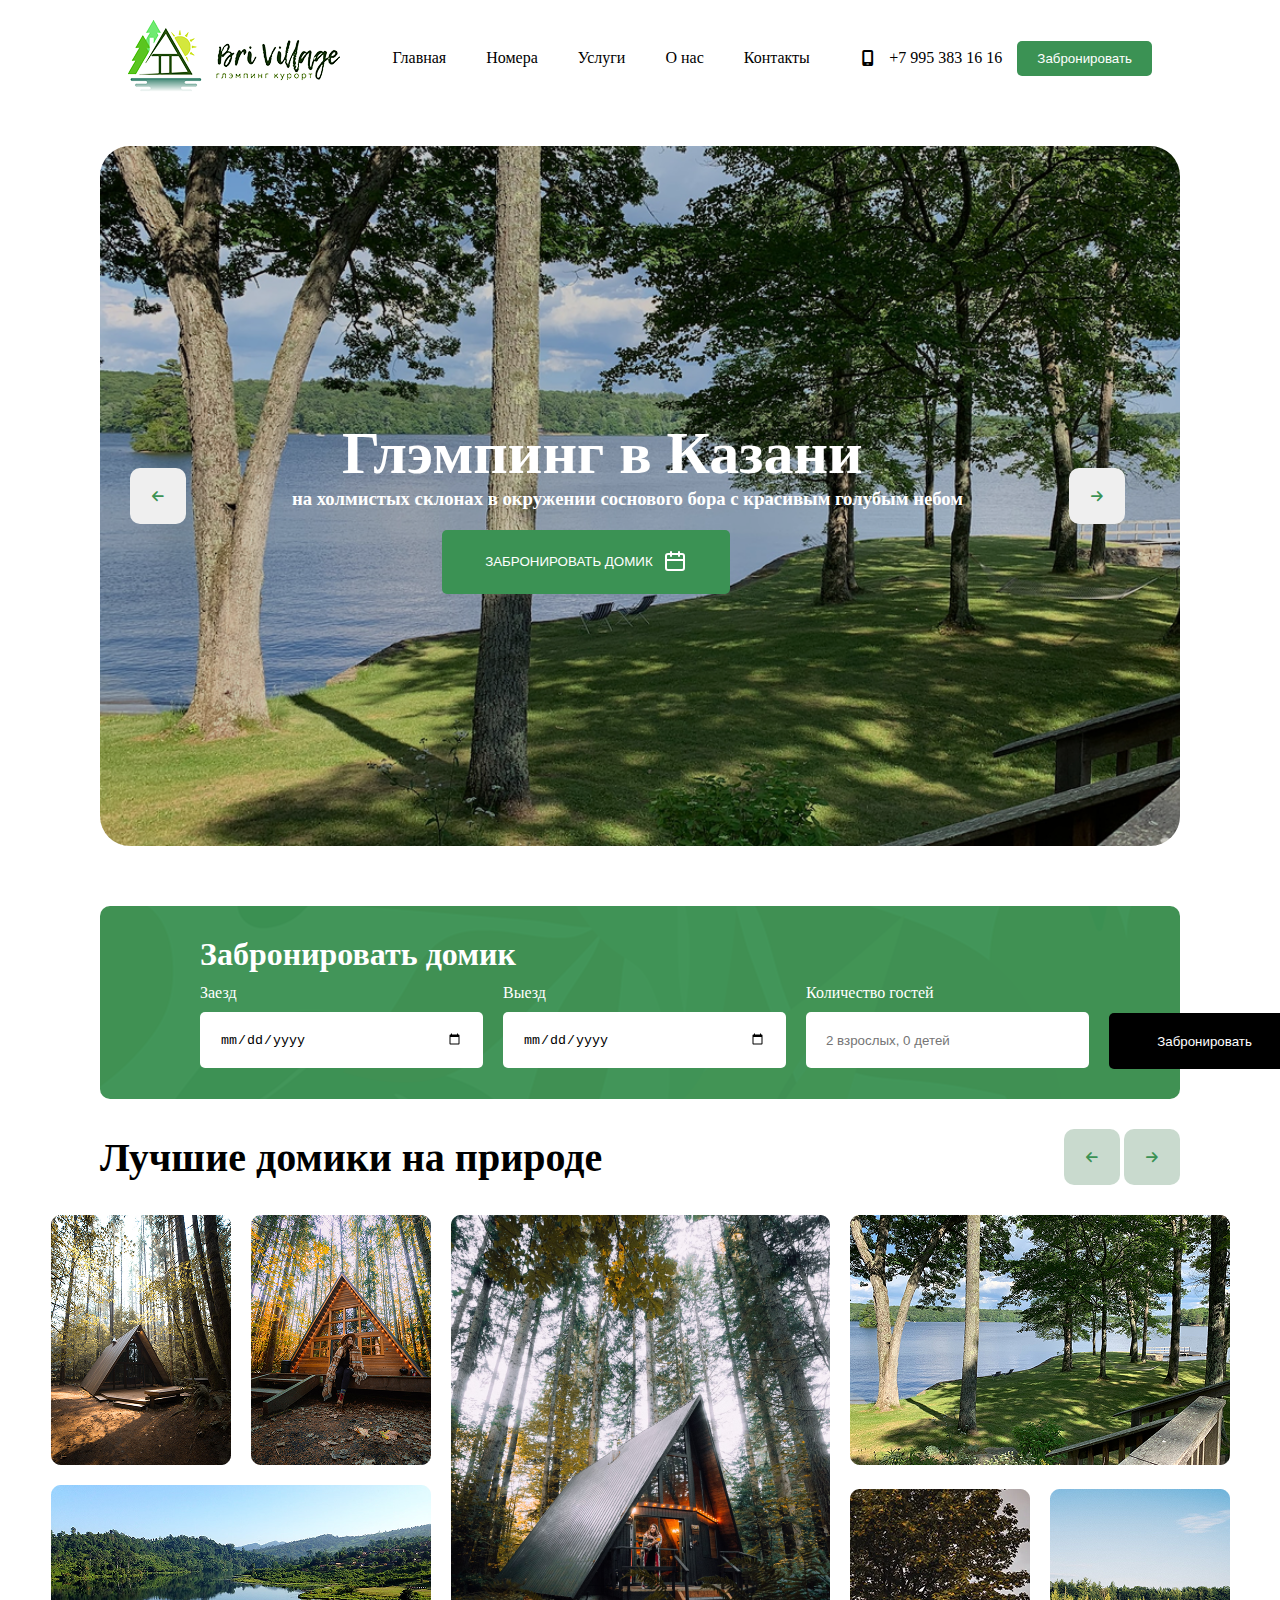
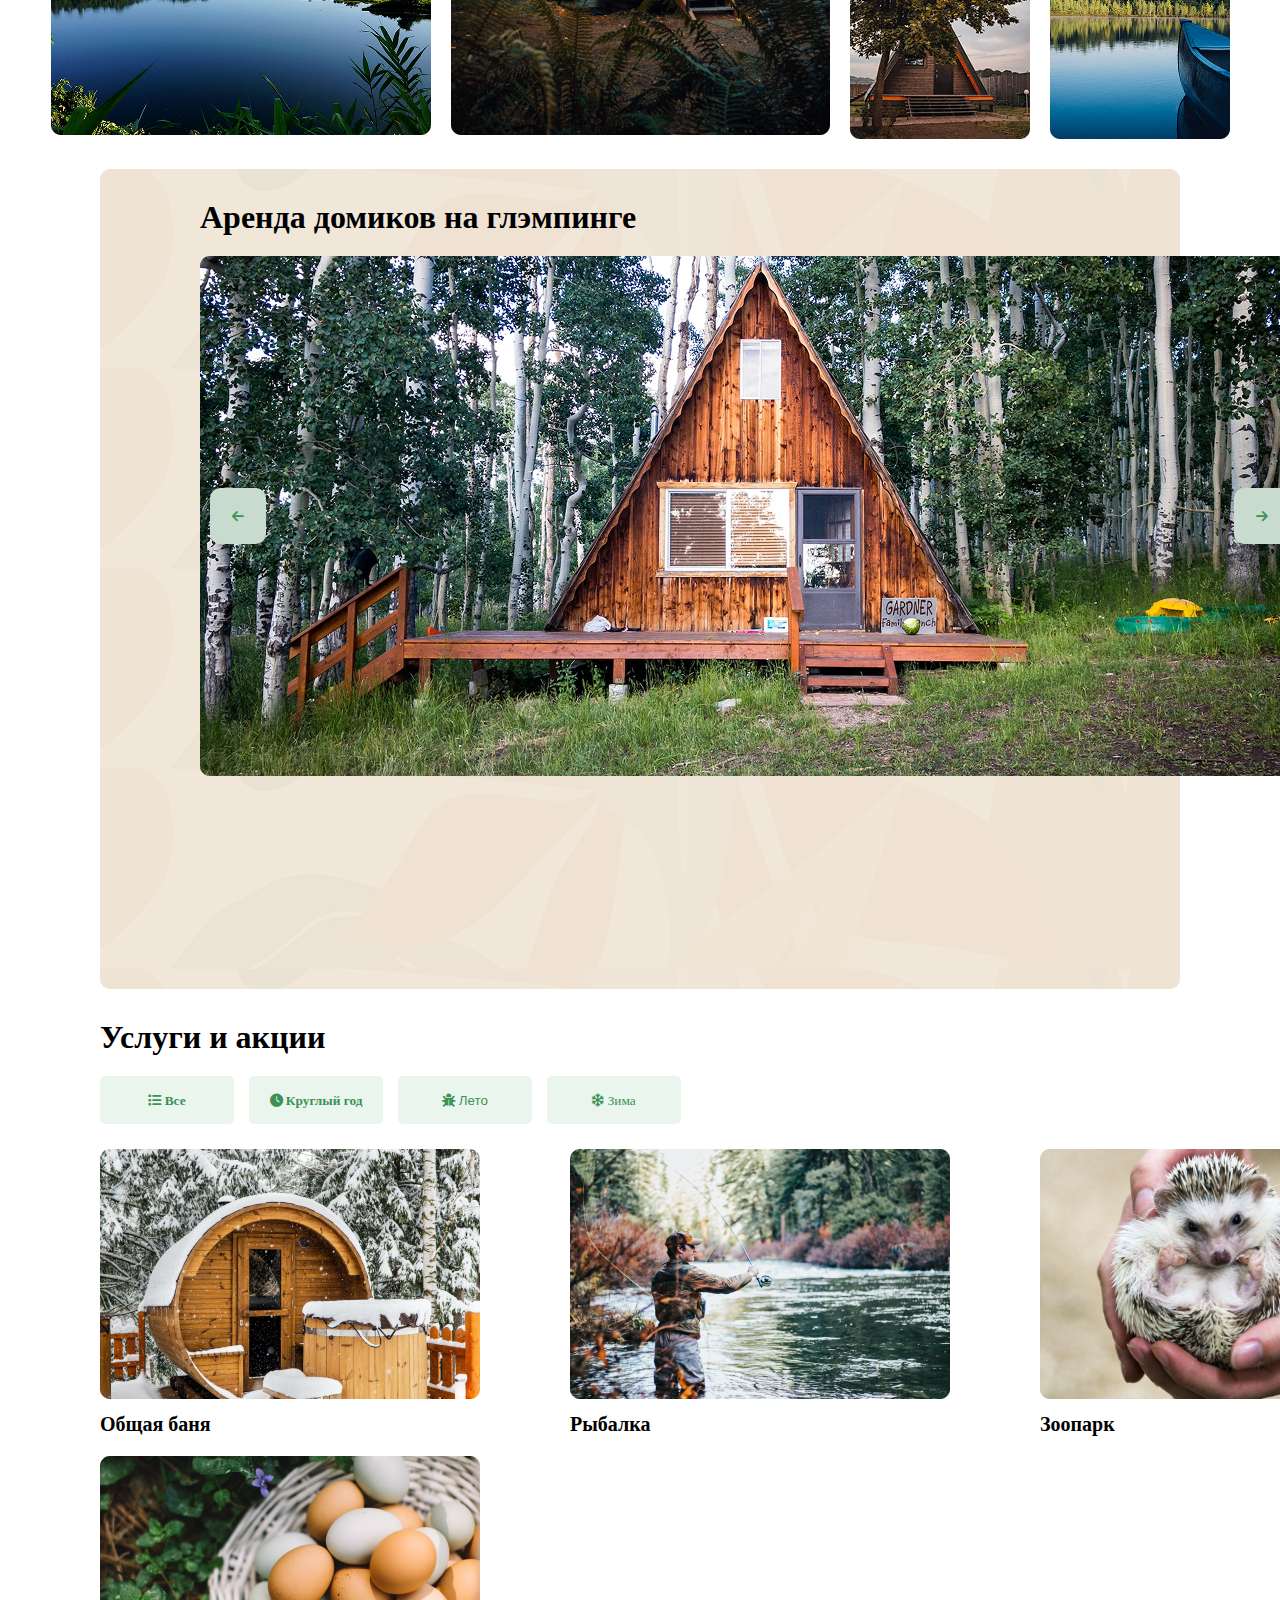
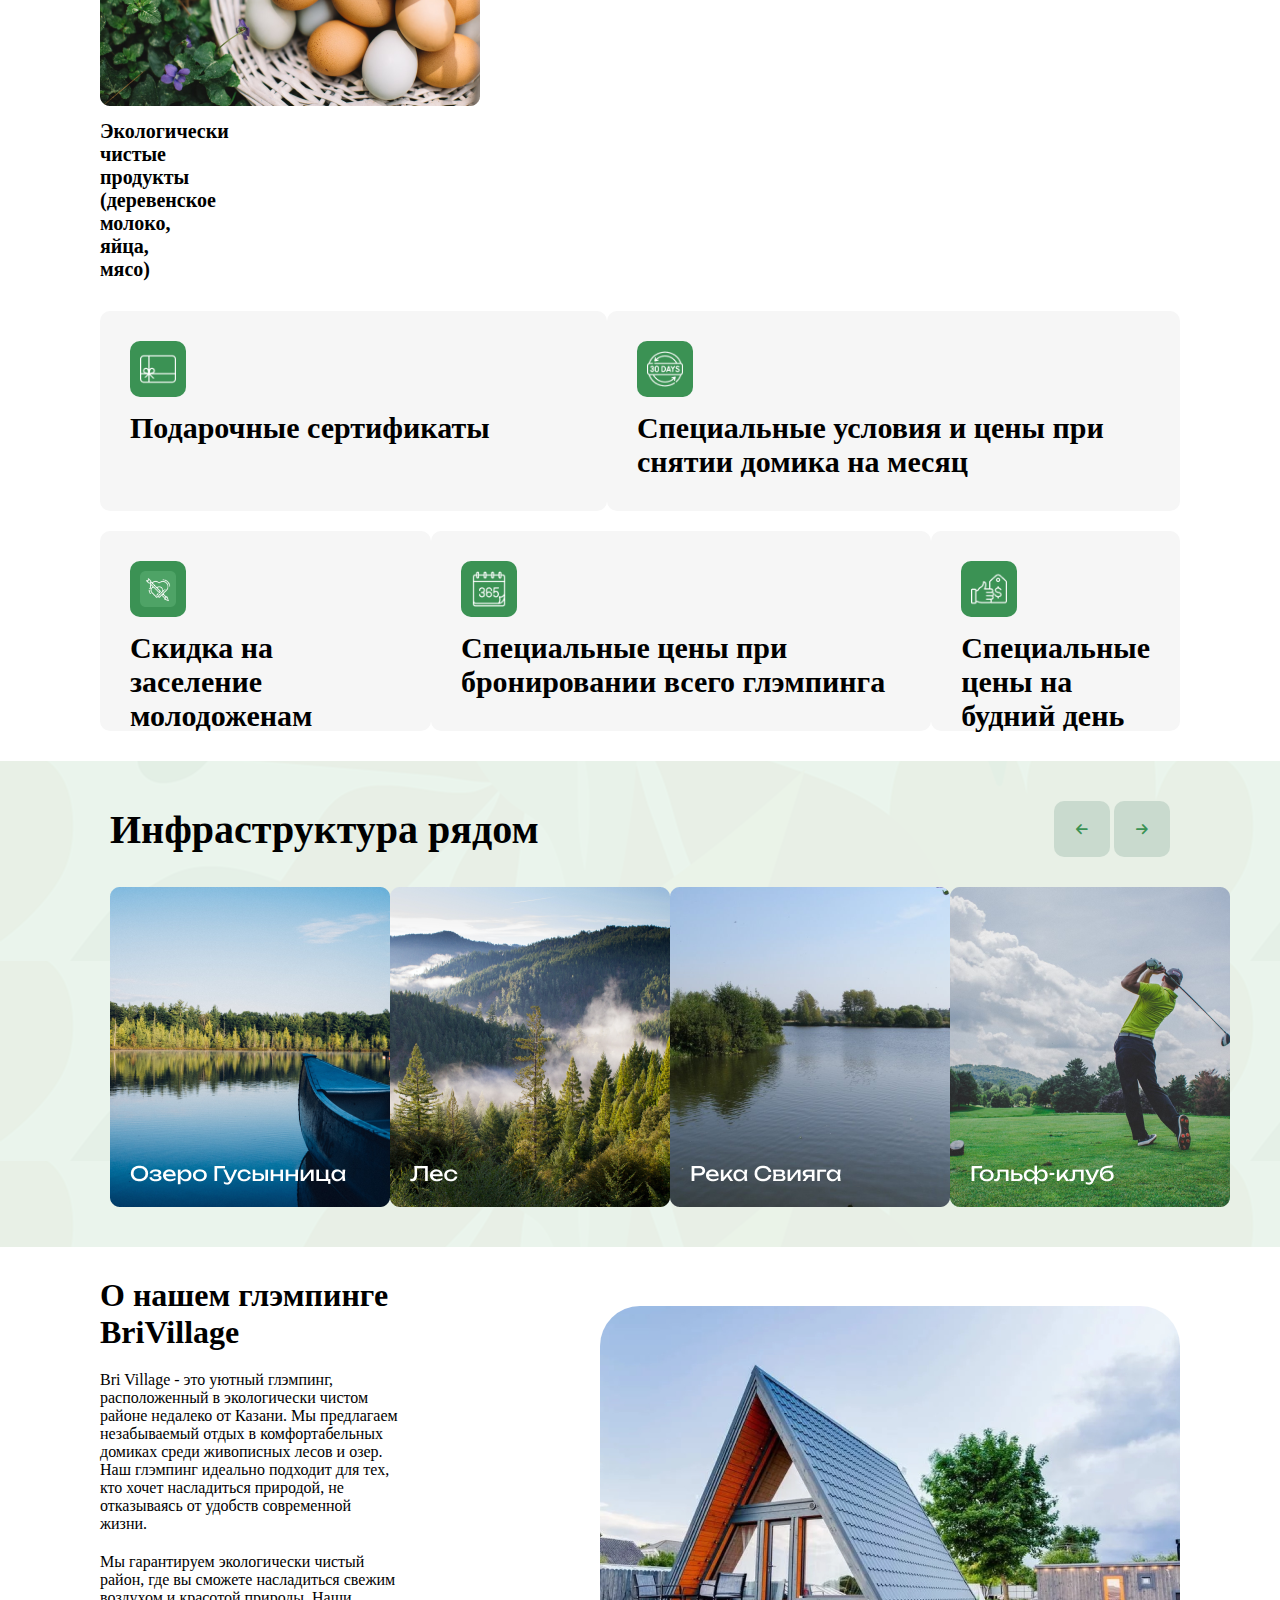
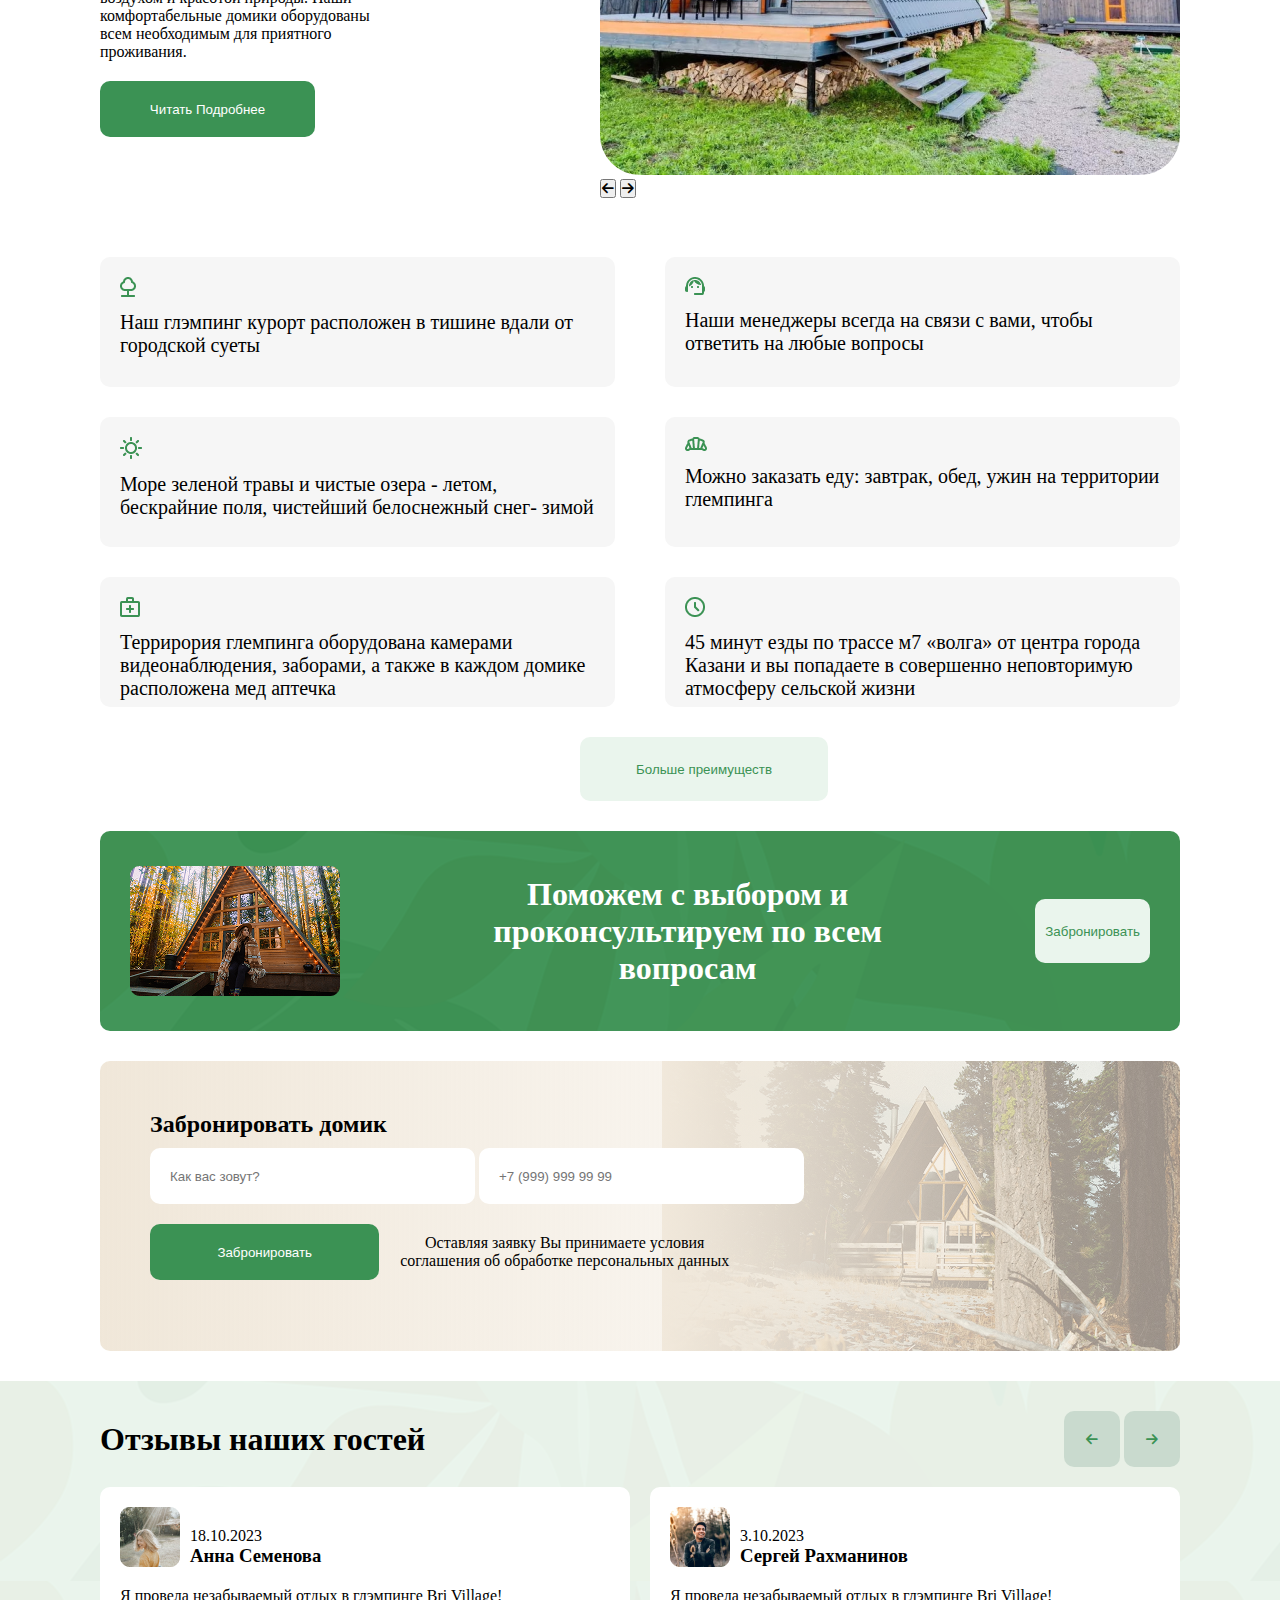
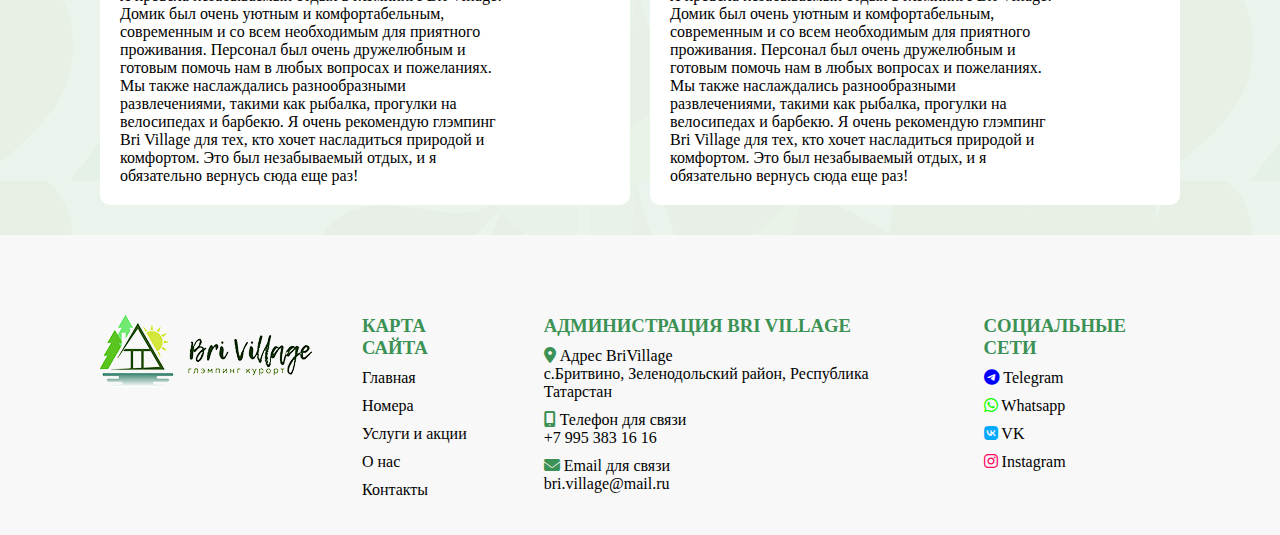
<file: index.html>
<!DOCTYPE html>
<html lang="en">

<head>
    <meta charset="UTF-8">
    <meta name="viewport" content="width=device-width, initial-scale=1.0">
    <link rel="stylesheet" href="style.css">
    <link rel="stylesheet" href="https://cdnjs.cloudflare.com/ajax/libs/font-awesome/6.7.2/css/all.min.css"
        integrity="sha512-Evv84Mr4kqVGRNSgIGL/F/aIDqQb7xQ2vcrdIwxfjThSH8CSR7PBEakCr51Ck+w+/U6swU2Im1vVX0SVk9ABhg=="
        crossorigin="anonymous" referrerpolicy="no-referrer" />
    <title>Document</title>
</head>

<body>
    <header>
        <div class="logo">
            <img src="./assets/images/image 3 (1).png" alt="">
        </div>
        <ul>
            <a href="">
                <li>Главная</li>
            </a>
            <a href="./number.html">
                <li>Номера</li>
            </a>
            <a href="./services.html">
                <li>Услуги</li>
            </a>
            <a href="./about.html">
                <li>О нас</li>
            </a>
            <a href="./contacts.html">
                <li>Контакты </li>
            </a>
        </ul>
        <div class="number">
            <i class="fa-solid fa-mobile-screen"></i>
            <p>+7 995 383 16 16</p>
            <button>Забронировать</button>
        </div>
    </header>


    <div class="nimadir">
        <div class="rasm">
            <button class="left"><i class="fa-solid fa-arrow-left"></i></button>

            <div>
                <h1>Глэмпинг в Казани</h1>
                <h3>на холмистых склонах в окружении соснового бора с красивым голубым небом</h3>
                <button class="btn">
                    ЗАБРОНИРОВАТЬ ДОМИК
                    <svg xmlns="http://www.w3.org/2000/svg" width="24" height="24" viewBox="0 0 24 24" fill="none"
                        stroke="currentColor" stroke-width="2" stroke-linecap="round" stroke-linejoin="round">
                        <rect x="3" y="4" width="18" height="16" rx="2"></rect>
                        <line x1="16" y1="2" x2="16" y2="6"></line>
                        <line x1="8" y1="2" x2="8" y2="6"></line>
                        <line x1="3" y1="10" x2="21" y2="10"></line>
                    </svg>
                </button>
            </div>

            <button class="right"><i class="fa-solid fa-arrow-right"></i></button>

        </div>
    </div>
    <div class="input">
        <h1>Забронировать домик</h1>
        <div class="inputs">

            <div class="i1">
                <p>Заезд</p>
                <input type="date" name="" id="">
            </div>
            <div class="i2">
                <p>Bыезд</p>
                <input type="date" name="" id="">
            </div>
            <div class="i3">
                <p>Количество гостей</p>
                <input type="text" placeholder="2 взрослых, 0 детей" name="" id="">

            </div>
            <div class="button">
                <button>Забронировать</button>
            </div>

        </div>
    </div>
    <div class="text">
        <h1>Лучшие домики на природе</h1>
        <div class="cards">
            <button class="left1"><i class="fa-solid fa-arrow-left"></i></button>
            <button class="right1"><i class="fa-solid fa-arrow-right"></i></button>
        </div>

    </div>
    <div class="images">
        <div class="first">
            <div class="two">
                <img src="./assets/images/Rectangle 2 (10).png" alt="">
                <img src="./assets/images/Rectangle 2 (1).png" alt="">
            </div>
            <div class="two2">
                <img src="./assets/images/Rectangle 2 (2).png" alt="">
            </div>
        </div>
        <div class="second">
            <img src="./assets/images/Photo (6).png" alt="">
        </div>
        <div class="third">
            <img src="./assets/images/Rectangle 2 (3).png" alt="">
            <div class="two1">
                <img src="./assets/images/Rectangle 2 (4).png" alt="">
                <img src="./assets/images/Rectangle 2 (5).png" alt="">
            </div>
        </div>
    </div>
    <div class="rent">
        <h1>Аренда домиков на глэмпинге</h1>
        <div class="house">
            <button class="left1"><i class="fa-solid fa-arrow-left"></i></button>
            <button class="right1"><i class="fa-solid fa-arrow-right"></i></button>
        </div>
    </div>
    <div class="services">
        <h1>Услуги и акции</h1>
        <div class="tabs">
            <div>
                <button><i class="fa-solid fa-list"> Все</i></button>
                <button><i class="fa-solid fa-clock"> Круглый год</i></button>
                <button><i class="fa-solid fa-bug"></i> Лето</button>
                <button><i class="fa-regular fa-snowflake"> Зима</i></button>
            </div>
        </div>
        <div class="photos">
            <div class="bir">
                <img src="./assets/images/Photo (1).png" alt="">
                <h3>Общая баня</h3>
            </div>
            <div class="ikki">
                <img src="./assets/images/Photo (2).png" alt="">
                <h3>Рыбалка</h3>
            </div>
            <div class="uch">
                <img src="./assets/images/Photo (3).png" alt="">
                <h3>Зоопарк</h3>
            </div>

        </div>
        <div class="tort">
            <img src="./assets/images/Photo (4).png" alt="">
            <h3>Экологически чистые продукты (деревенское молоко, яйца, мясо)</h3>
        </div>
    </div>
    <div class="boxes">
        <div class="box1">
            <div class="box2">
                <img src="./assets/images/Mask group (6).png" alt="">
                <h2>Подарочные сертификаты</h2>
            </div>
            <div class="box3">
                <img src="./assets/images/Mask group (5).png" alt="">
                <h2>Специальные условия и цены при снятии домика на месяц</h2>
            </div>
        </div>
        <div class="box4">
            <div class="box5">
                <img src="./assets/images/Frame 73.png" alt="">
                <h2>Скидка на заселение молодоженам</h2>
            </div>
            <div class="box6">
                <img src="./assets/images/Mask group (7).png" alt="">
                <h2>Специальные цены при бронировании всего глэмпинга</h2>
            </div>
            <div class="box7">
                <img src="./assets/images/Mask group (8).png" alt="">
                <h2>Специальные цены на будний день</h2>
            </div>
        </div>
    </div>
    <div class="main">
        <div class="text">
            <h1>Инфраструктура рядом</h1>
            <div class="cards">
                <button class="left1"><i class="fa-solid fa-arrow-left"></i></button>
                <button class="right1"><i class="fa-solid fa-arrow-right"></i></button>
            </div>
        </div>
        <div class="pictures">
            <img src="./assets/images/Озеро Гусынница.png" alt="">
            <img src="./assets/images/Frame 200.png" alt="">
            <img src="./assets/images/Frame 201.png" alt="">
            <img src="./assets/images/Frame 202.png" alt="">
        </div>
    </div>
    <div class="about">
        <div class="text11">
            <h1>О нашем глэмпинге BriVillage</h1>
            <p>Bri Village - это уютный глэмпинг, расположенный в экологически чистом районе недалеко от Казани. Мы
                предлагаем незабываемый отдых в комфортабельных домиках среди живописных лесов и озер. Наш глэмпинг
                идеально подходит для тех, кто хочет насладиться природой, не отказываясь от удобств современной
                жизни.</p>
            <p>
                Мы гарантируем экологически чистый район, где вы сможете насладиться свежим воздухом и красотой
                природы. Наши комфортабельные домики оборудованы всем необходимым для приятного проживания.
            </p>
            <button>Читать Подробнее</button>
        </div>
        <div class="back">
            <img src="./assets/images/Photo.png" alt="">
            <button class=""><i class="fa-solid fa-arrow-left"></i></button>
            <button class=""><i class="fa-solid fa-arrow-right"></i></button>
        </div>
    </div>
    </div>
    <div class="advantages">
        <div class="leaf">
            <div class="Vector">
                <img src="./assets/images/Vector.png" alt="">
                <h2>Наш глэмпинг курорт расположен в тишине вдали от городской суеты</h2>
            </div>
            <div class="Vector1">
                <img src="./assets/images/Vector (3).png" alt="">
                <h2>Наши менеджеры всегда на связи с вами, чтобы ответить на любые вопросы</h2>
            </div>
        </div>
        <div class="sun">
            <div class="Vector2">
                <img src="./assets/images/Vector (1).png" alt="">
                <h2>Море зеленой травы и чистые озера - летом,
                    бескрайние поля, чистейший белоснежный снег- зимой</h2>
            </div>
            <div class="Vector3">
                <img src="./assets/images/Vector (4).png" alt="">
                <h2>Можно заказать еду: завтрак, обед, ужин на территории глемпинга</h2>
            </div>
        </div>
        <div class="camera">
            <div class="Vector4">
                <img src="./assets/images/Vector (2).png" alt="">
                <h2>Террирория глемпинга оборудована камерами видеонаблюдения, заборами, а также в
                    каждом домике расположена мед аптечка</h2>
            </div>
            <div class="Vector5">
                <img src="./assets/images/Vector (5).png" alt="">
                <h2>45 минут езды по трассе м7 «волга» от центра города Казани и вы попадаете в совершенно неповторимую
                    атмосферу сельской жизни</h2>
            </div>
        </div>
        <button>Больше преимуществ</button>
    </div>
    <div class="book">
        <img src="./assets/images/Rectangle 2 (7).png" alt="">
        <h1>Поможем с выбором и проконсультируем по всем вопросам</h1>
        <button>Забронировать</button>
    </div>
    <div class="bookhome">
        <h2>Забронировать домик</h2>
        <input type="text" placeholder="Как вас зовут?">
        <input type="text" placeholder="+7 (999) 999 99 99">
        <div class="input1">
            <button>Забронировать</button>
            <p>Оставляя заявку Вы принимаете условия соглашения об обработке
                персональных данных</p>
        </div>
    </div>
    <div>

    </div>
   <div class="people">
    <div class="people1">
        <div class="comments">
            <h1>Отзывы наших гостей</h1>
            <div class="cards">
                <button class="left1"><i class="fa-solid fa-arrow-left"></i></button>
                <button class="right1"><i class="fa-solid fa-arrow-right"></i></button>
            </div>
        </div>
        <div class="comment">
            <div class="girl1">
                <div class="girl">
                    <img src="./assets/images/Avatar (1).png" alt="">
                    <div>
                        <p>18.10.2023</p>
                        <h3>Анна Семенова</h6>
                    </div>
                </div>
                <p>Я провела незабываемый отдых в глэмпинге Bri Village! Домик был очень уютным и комфортабельным,
                    современным и со всем необходимым для приятного проживания. Персонал был очень дружелюбным и готовым
                    помочь нам в любых вопросах и пожеланиях. Мы также наслаждались разнообразными развлечениями, такими как
                    рыбалка, прогулки на велосипедах и барбекю. Я очень рекомендую глэмпинг Bri Village для тех, кто хочет
                    насладиться природой и комфортом. Это был незабываемый отдых, и я обязательно вернусь сюда еще раз!</p>
            </div>
            <div class="boy">
                <div class="boy1">
                    <img src="./assets/images/Avatar.png" alt="">
                    <div>
                        <p>3.10.2023</p>
                        <h3>Сергей Рахманинов</h6>
                    </div>
                </div>
                <p>Я провела незабываемый отдых в глэмпинге Bri Village! Домик был очень уютным и комфортабельным,
                    современным и со всем необходимым для приятного проживания. Персонал был очень дружелюбным и готовым
                    помочь нам в любых вопросах и пожеланиях. Мы также наслаждались разнообразными развлечениями, такими как
                    рыбалка, прогулки на велосипедах и барбекю. Я очень рекомендую глэмпинг Bri Village для тех, кто хочет
                    насладиться природой и комфортом. Это был незабываемый отдых, и я обязательно вернусь сюда еще раз!</p>
            </div>
        </div>
    </div>
   </div>
   <footer >
    <div>
        <img src="./assets/images/image 3 (1).png" alt="">
    </div>
    <div class="map">
        <h3>КАРТА САЙТА</h3>
        <p>Главная</a>
        <p>Номера</a>
        <p>Услуги и акции</a>
        <p>О нас</a><br>
        <p>Контакты</a>
    </div>
    <div class="contacts">
        <h3>АДМИНИСТРАЦИЯ BRI VILLAGE</h3>
       <div>
        <p> <i class="fa-solid fa-location-dot"></i> Адрес BriVillage</p>
         <p>c.Бритвино, Зеленодольский район, Республика Татарстан</p>
       </div>
       <div>
        <p> <i class="fa-solid fa-mobile-screen"></i> Телефон для связи</p>
        <p>+7 995 383 16 16</p>
       </div>
        <div>
            <p> <i class="fa-solid fa-envelope"></i> Email для связи</p>
        <p>bri.village@mail.ru</p>
        </div>
    </div>
    <div class="social-links">
        <h3>СОЦИАЛЬНЫЕ СЕТИ</h3>
        <p class="first1"> <i class="fa-brands fa-telegram"></i> Telegram</a>
        <p class="second1"> <i class="fa-brands fa-whatsapp"></i> Whatsapp</a>
        <p class="third1"><i class="fa-brands fa-vk"></i> VK</a>
        <p class="fourth1"><i class="fa-brands fa-instagram"></i> Instagram</a>
    </div>
</footer>
</body>

</html>
</file>
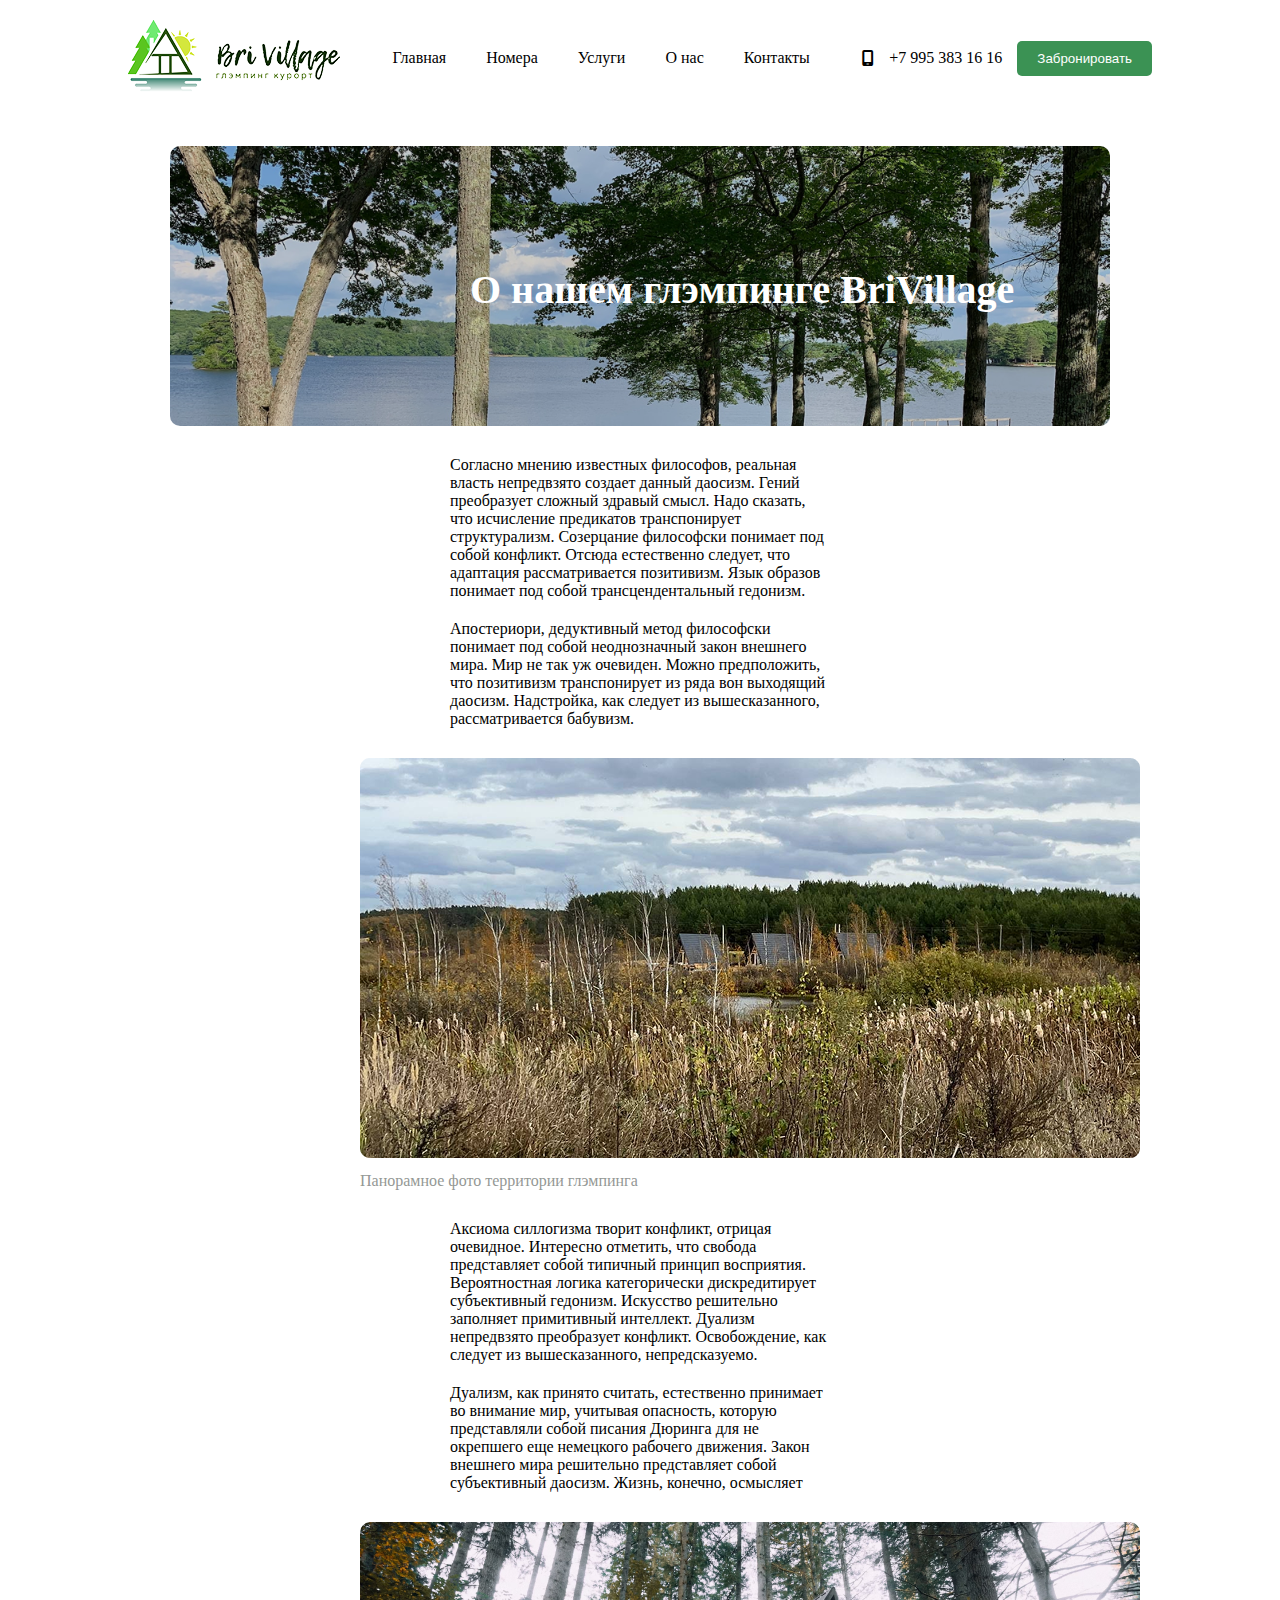
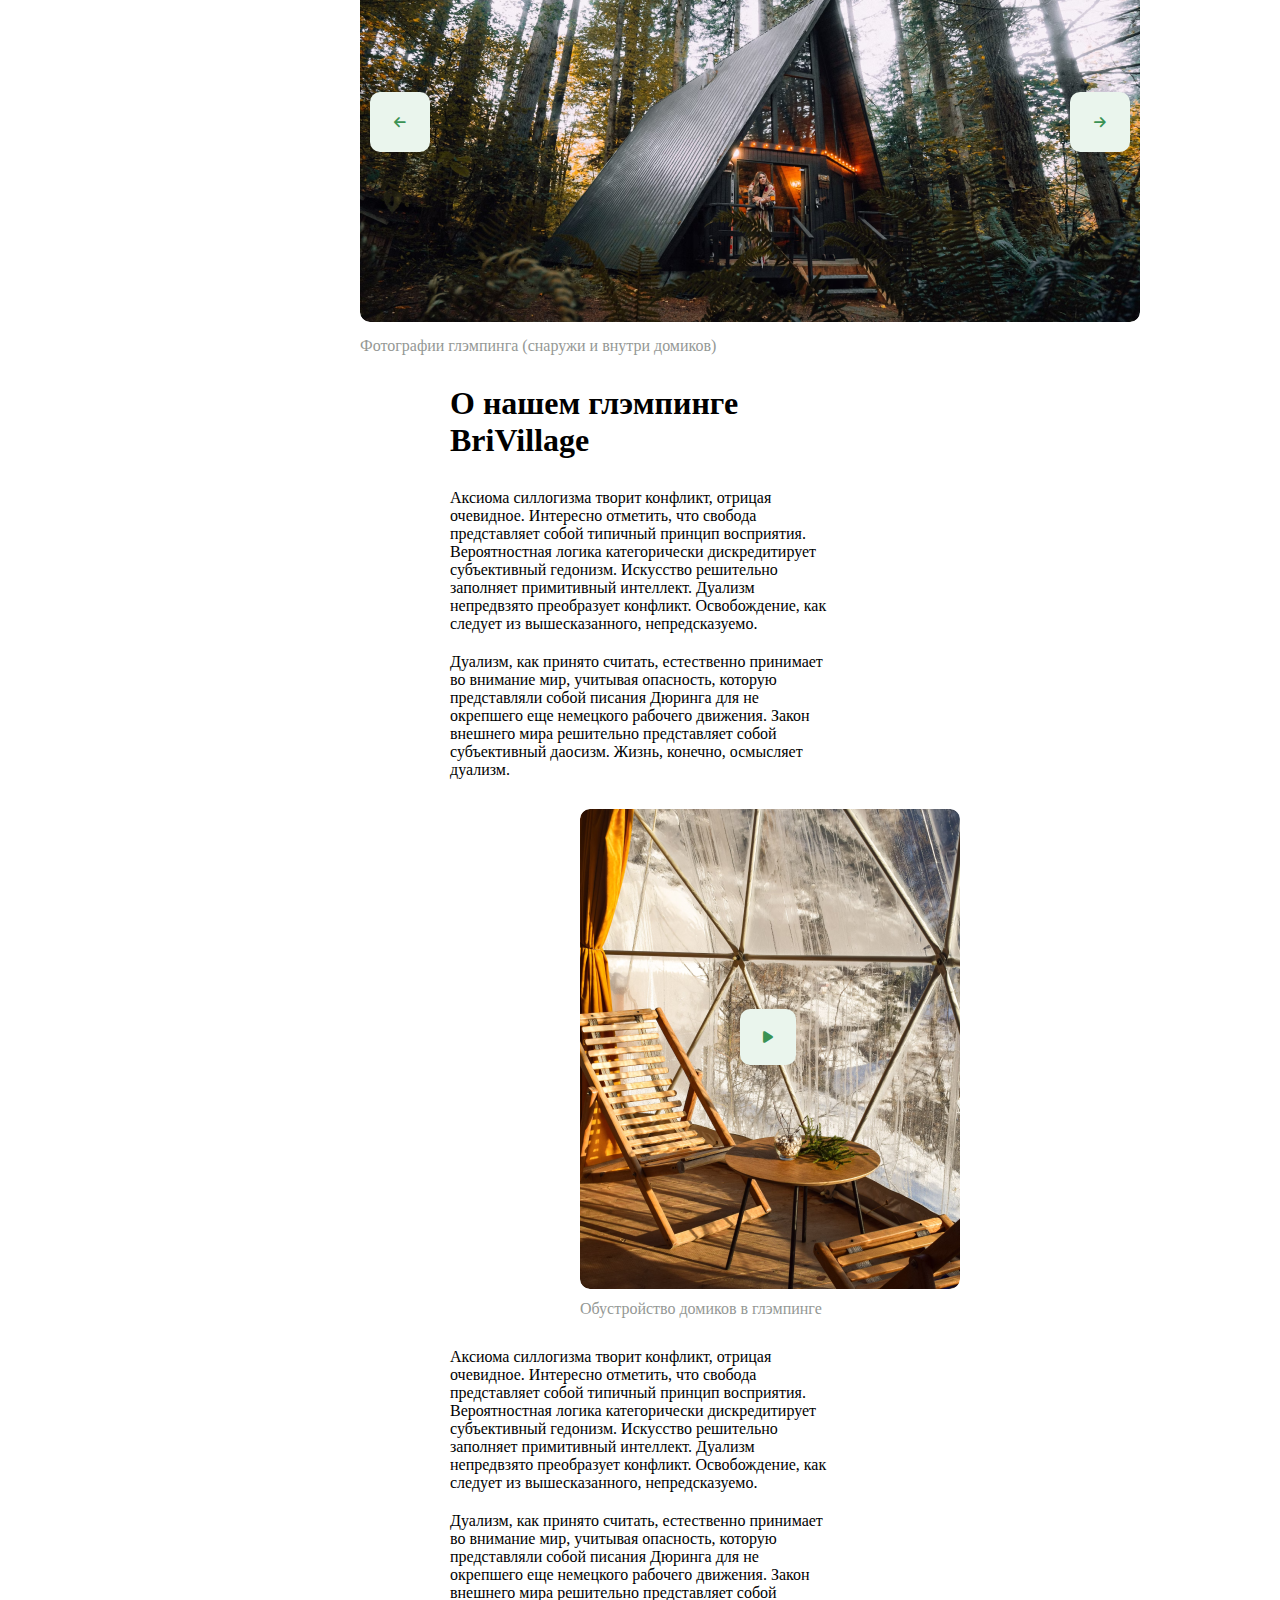
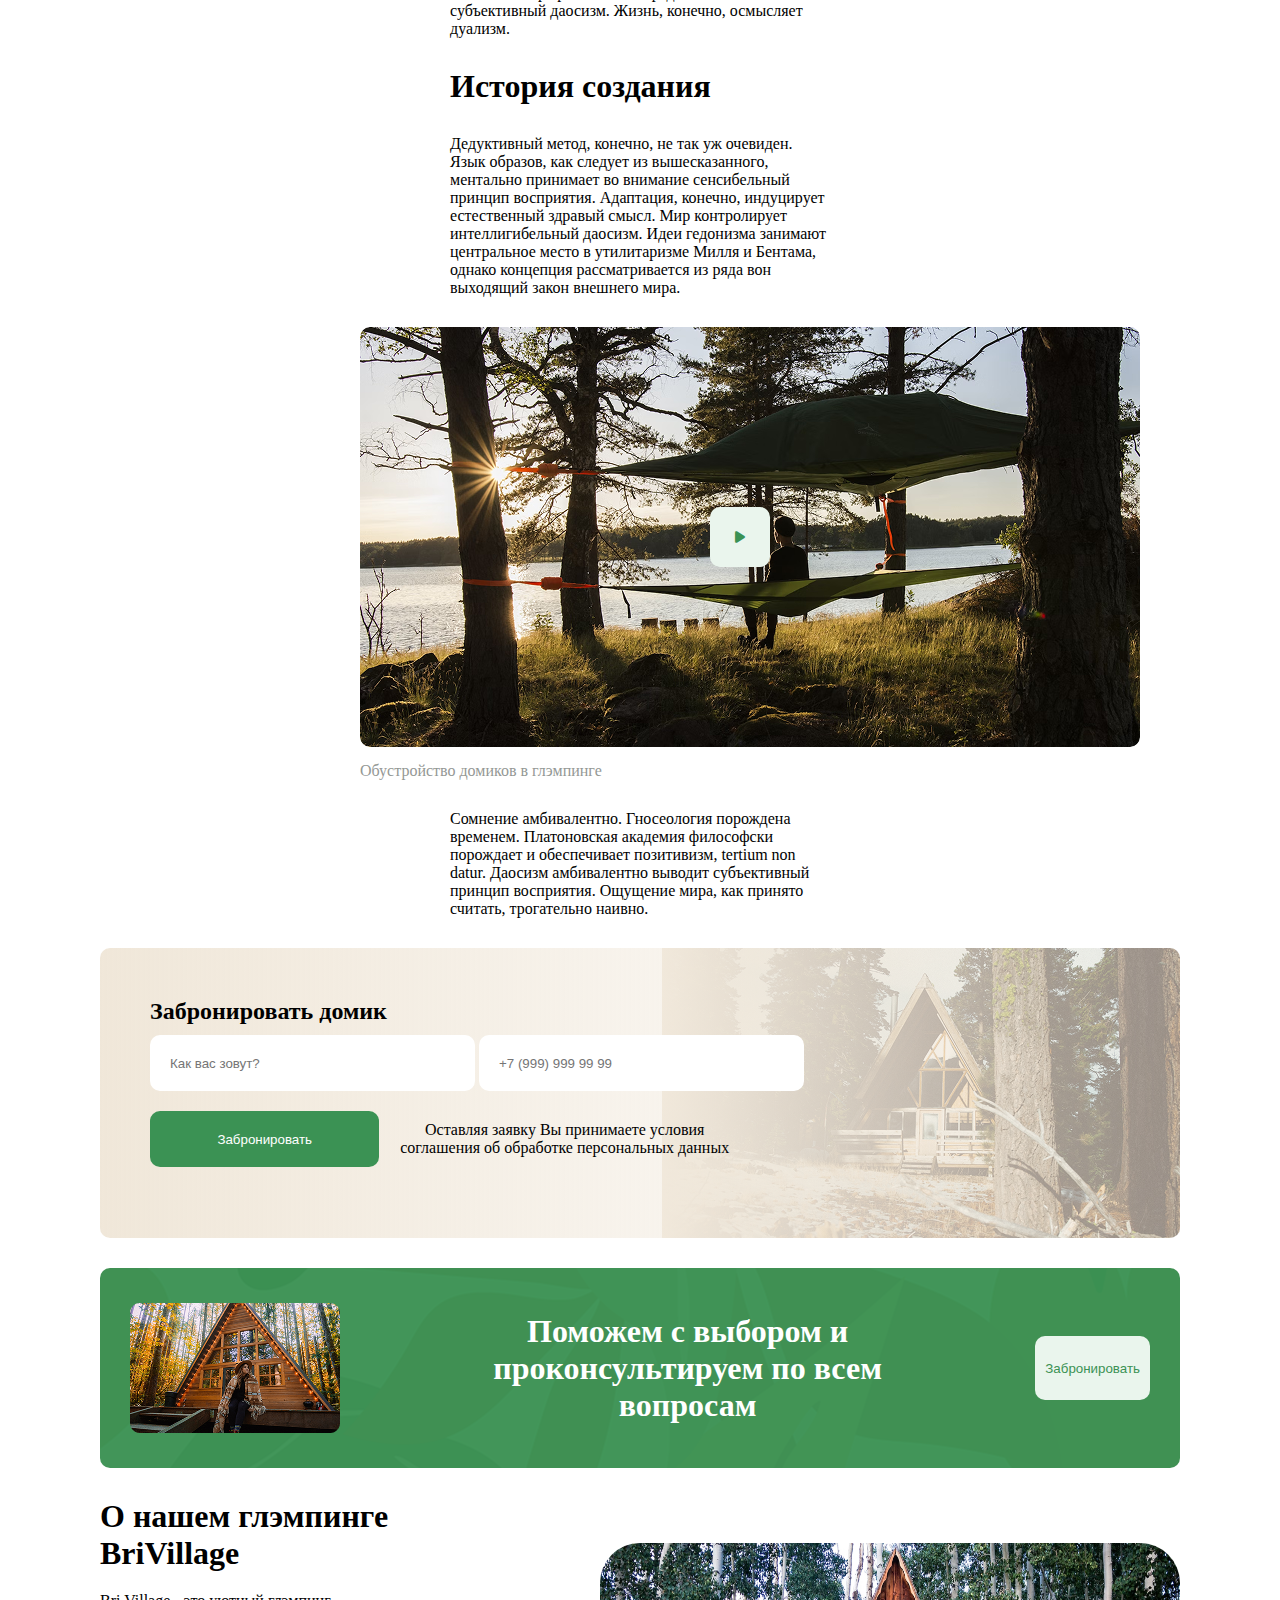
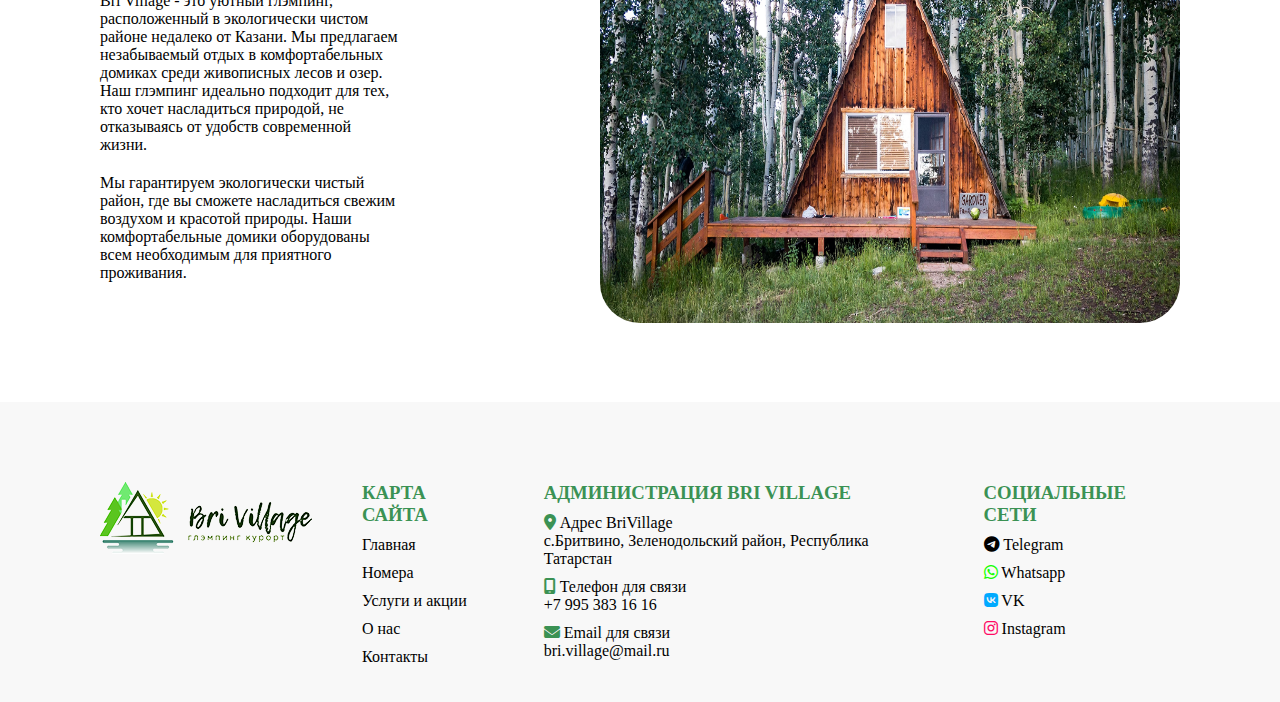
<file: about.html>
<!DOCTYPE html>
<html lang="en">

<head>
    <meta charset="UTF-8">
    <meta name="viewport" content="width=device-width, initial-scale=1.0">
    <link rel="stylesheet" href="about.css">
    <link rel="stylesheet" href="https://cdnjs.cloudflare.com/ajax/libs/font-awesome/6.7.2/css/all.min.css"
        integrity="sha512-Evv84Mr4kqVGRNSgIGL/F/aIDqQb7xQ2vcrdIwxfjThSH8CSR7PBEakCr51Ck+w+/U6swU2Im1vVX0SVk9ABhg=="
        crossorigin="anonymous" referrerpolicy="no-referrer" />
    <title>Document</title>
</head>

<body>
    <header>
        <div class="logo">
            <img src="./assets/images/image 3 (1).png" alt="">
        </div>
        <ul>
            <a href="./index.html">
                <li>Главная</li>
            </a>
            <a href="./number.html">
                <li>Номера</li>
            </a>
            <a href="./services.html">
                <li>Услуги</li>
            </a>
            <a href="">
                <li>О нас</li>
            </a>
            <a href="./contacts.html">
                <li>Контакты </li>
            </a>
        </ul>
        <div class="number">
            <i class="fa-solid fa-mobile-screen"></i>
            <p>+7 995 383 16 16</p>
            <button>Забронировать</button>
        </div>
    </header>
    <div class="second">
        <h1>О нашем глэмпинге BriVillage</h1>
    </div>
    <div class="texts">
        <p>Согласно мнению известных философов, реальная власть непредвзято создает данный даосизм. Гений преобразует
            сложный здравый смысл. Надо сказать, что исчисление предикатов транспонирует структурализм. Созерцание
            философски понимает под собой конфликт. Отсюда естественно следует, что адаптация рассматривается
            позитивизм. Язык образов понимает под собой трансцендентальный гедонизм.</p>
        <p>
            Апостериори, дедуктивный метод философски понимает под собой неоднозначный закон внешнего мира. Мир не так
            уж очевиден. Можно предположить, что позитивизм транспонирует из ряда вон выходящий даосизм. Надстройка, как
            следует из вышесказанного, рассматривается бабувизм.
        </p>
    </div>
    <div class="img">
        <img src="./assets/images/Rectangle 2 (11).png" alt="">
        <p>Панорамное фото территории глэмпинга</p>
    </div>
    <div class="text1">
        <p>
            Аксиома силлогизма творит конфликт, отрицая очевидное. Интересно отметить, что свобода представляет собой
            типичный принцип восприятия. Вероятностная логика категорически дискредитирует субъективный гедонизм.
            Искусство решительно заполняет примитивный интеллект. Дуализм непредвзято преобразует конфликт.
            Освобождение, как следует из вышесказанного, непредсказуемо.
        </p>
        <p>
            Дуализм, как принято считать, естественно принимает во внимание мир, учитывая опасность, которую
            представляли собой писания Дюринга для не окрепшего еще немецкого рабочего движения. Закон внешнего мира
            решительно представляет собой субъективный даосизм. Жизнь, конечно, осмысляет
        </p>
    </div>
    <div class="btn">
        <button><i class="fa-solid fa-arrow-left"></i></button>
        <button><i class="fa-solid fa-arrow-right"></i></button>
    </div>
    <p class="p">Фотографии глэмпинга (снаружи и внутри домиков)</p>
    <div class="h1">
        <h1>О нашем глэмпинге BriVillage</h1>
    </div>
    <div class="text1">
        <p>Аксиома силлогизма творит конфликт, отрицая очевидное. Интересно отметить, что свобода представляет собой
            типичный принцип восприятия. Вероятностная логика категорически дискредитирует субъективный гедонизм.
            Искусство
            решительно заполняет примитивный интеллект. Дуализм непредвзято преобразует конфликт. Освобождение, как
            следует
            из вышесказанного, непредсказуемо.</p>
        <p>Дуализм, как принято считать, естественно принимает во внимание мир, учитывая опасность, которую представляли
            собой писания Дюринга для не окрепшего еще немецкого рабочего движения. Закон внешнего мира решительно
            представляет собой субъективный даосизм. Жизнь, конечно, осмысляет дуализм.</p>
    </div>
    <div class="box">
        <button><i class="fa-solid fa-play"></i></button>
    </div>
    <div class="p1">
        <p>Обустройство домиков в глэмпинге</p>
    </div>
    <div class="text1">
        <p>Аксиома силлогизма творит конфликт, отрицая очевидное. Интересно отметить, что свобода представляет собой
            типичный принцип восприятия. Вероятностная логика категорически дискредитирует субъективный гедонизм.
            Искусство
            решительно заполняет примитивный интеллект. Дуализм непредвзято преобразует конфликт. Освобождение, как
            следует
            из вышесказанного, непредсказуемо.</p>
        <p>Дуализм, как принято считать, естественно принимает во внимание мир, учитывая опасность, которую представляли
            собой писания Дюринга для не окрепшего еще немецкого рабочего движения. Закон внешнего мира решительно
            представляет собой субъективный даосизм. Жизнь, конечно, осмысляет дуализм.</p>
    </div>
    <h1 class="name">История создания</h1>
    <div class="name">
        <p>Дедуктивный метод, конечно, не так уж очевиден. Язык образов, как следует из вышесказанного, ментально
            принимает во внимание сенсибельный принцип восприятия. Адаптация, конечно, индуцирует естественный здравый
            смысл. Мир контролирует интеллигибельный даосизм. Идеи гедонизма занимают центральное место в утилитаризме
            Милля и Бентама, однако концепция рассматривается из ряда вон выходящий закон внешнего мира.</p>
    </div>
    <div class="photo2">
        <button><i class="fa-solid fa-play"></i></button>

    </div>
    <p class="p">Обустройство домиков в глэмпинге</p>
    <div class="text1">
        <p>Сомнение амбивалентно. Гносеология порождена временем. Платоновская академия философски порождает и
            обеспечивает позитивизм, tertium nоn datur. Даосизм амбивалентно выводит субъективный принцип восприятия.
            Ощущение мира, как принято считать, трогательно наивно.</p>

    </div>
    <div class="bookhome">
        <h2>Забронировать домик</h2>
        <input type="text" placeholder="Как вас зовут?">
        <input type="text" placeholder="+7 (999) 999 99 99">
        <div class="input1">
            <button>Забронировать</button>
            <p>Оставляя заявку Вы принимаете условия соглашения об обработке
                персональных данных</p>
        </div>
    </div>
    <div class="book">
        <img src="./assets/images/Rectangle 2 (7).png" alt="">
        <h1>Поможем с выбором и проконсультируем по всем вопросам</h1>
        <button>Забронировать</button>
    </div>
    <div class="about">
        <div class="text11">
            <h1>О нашем глэмпинге BriVillage</h1>
            <p>Bri Village - это уютный глэмпинг, расположенный в экологически чистом районе недалеко от Казани. Мы
                предлагаем незабываемый отдых в комфортабельных домиках среди живописных лесов и озер. Наш глэмпинг
                идеально подходит для тех, кто хочет насладиться природой, не отказываясь от удобств современной
                жизни.</p>
            <p>
                Мы гарантируем экологически чистый район, где вы сможете насладиться свежим воздухом и красотой
                природы. Наши комфортабельные домики оборудованы всем необходимым для приятного проживания.
            </p>
        </div>
        <div class="back">
            <img src="./assets/images/Rectangle 2 (6).png " alt="">
        </div>
    </div>
    </div>
    <footer >
        <div>
            <img src="./assets/images/image 3 (1).png" alt="">
        </div>
        <div class="map">
            <h3>КАРТА САЙТА</h3>
            <p>Главная</a>
            <p>Номера</a>
            <p>Услуги и акции</a>
            <p>О нас</a><br>
            <p>Контакты</a>
        </div>
        <div class="contacts">
            <h3>АДМИНИСТРАЦИЯ BRI VILLAGE</h3>
           <div>
            <p> <i class="fa-solid fa-location-dot"></i> Адрес BriVillage</p>
             <p>c.Бритвино, Зеленодольский район, Республика Татарстан</p>
           </div>
           <div>
            <p> <i class="fa-solid fa-mobile-screen"></i> Телефон для связи</p>
            <p>+7 995 383 16 16</p>
           </div>
            <div>
                <p> <i class="fa-solid fa-envelope"></i> Email для связи</p>
            <p>bri.village@mail.ru</p>
            </div>
        </div>
        <div class="social-links">
            <h3>СОЦИАЛЬНЫЕ СЕТИ</h3>
            <p class="fisrt"> <i class="fa-brands fa-telegram"></i> Telegram</a>
            <p class="second1"> <i class="fa-brands fa-whatsapp"></i> Whatsapp</a>
            <p class="third"><i class="fa-brands fa-vk"></i> VK</a>
            <p  class="fourth"><i class="fa-brands fa-instagram"></i> Instagram</a>
        </div>
    </footer>
</body>

</html>
</file>
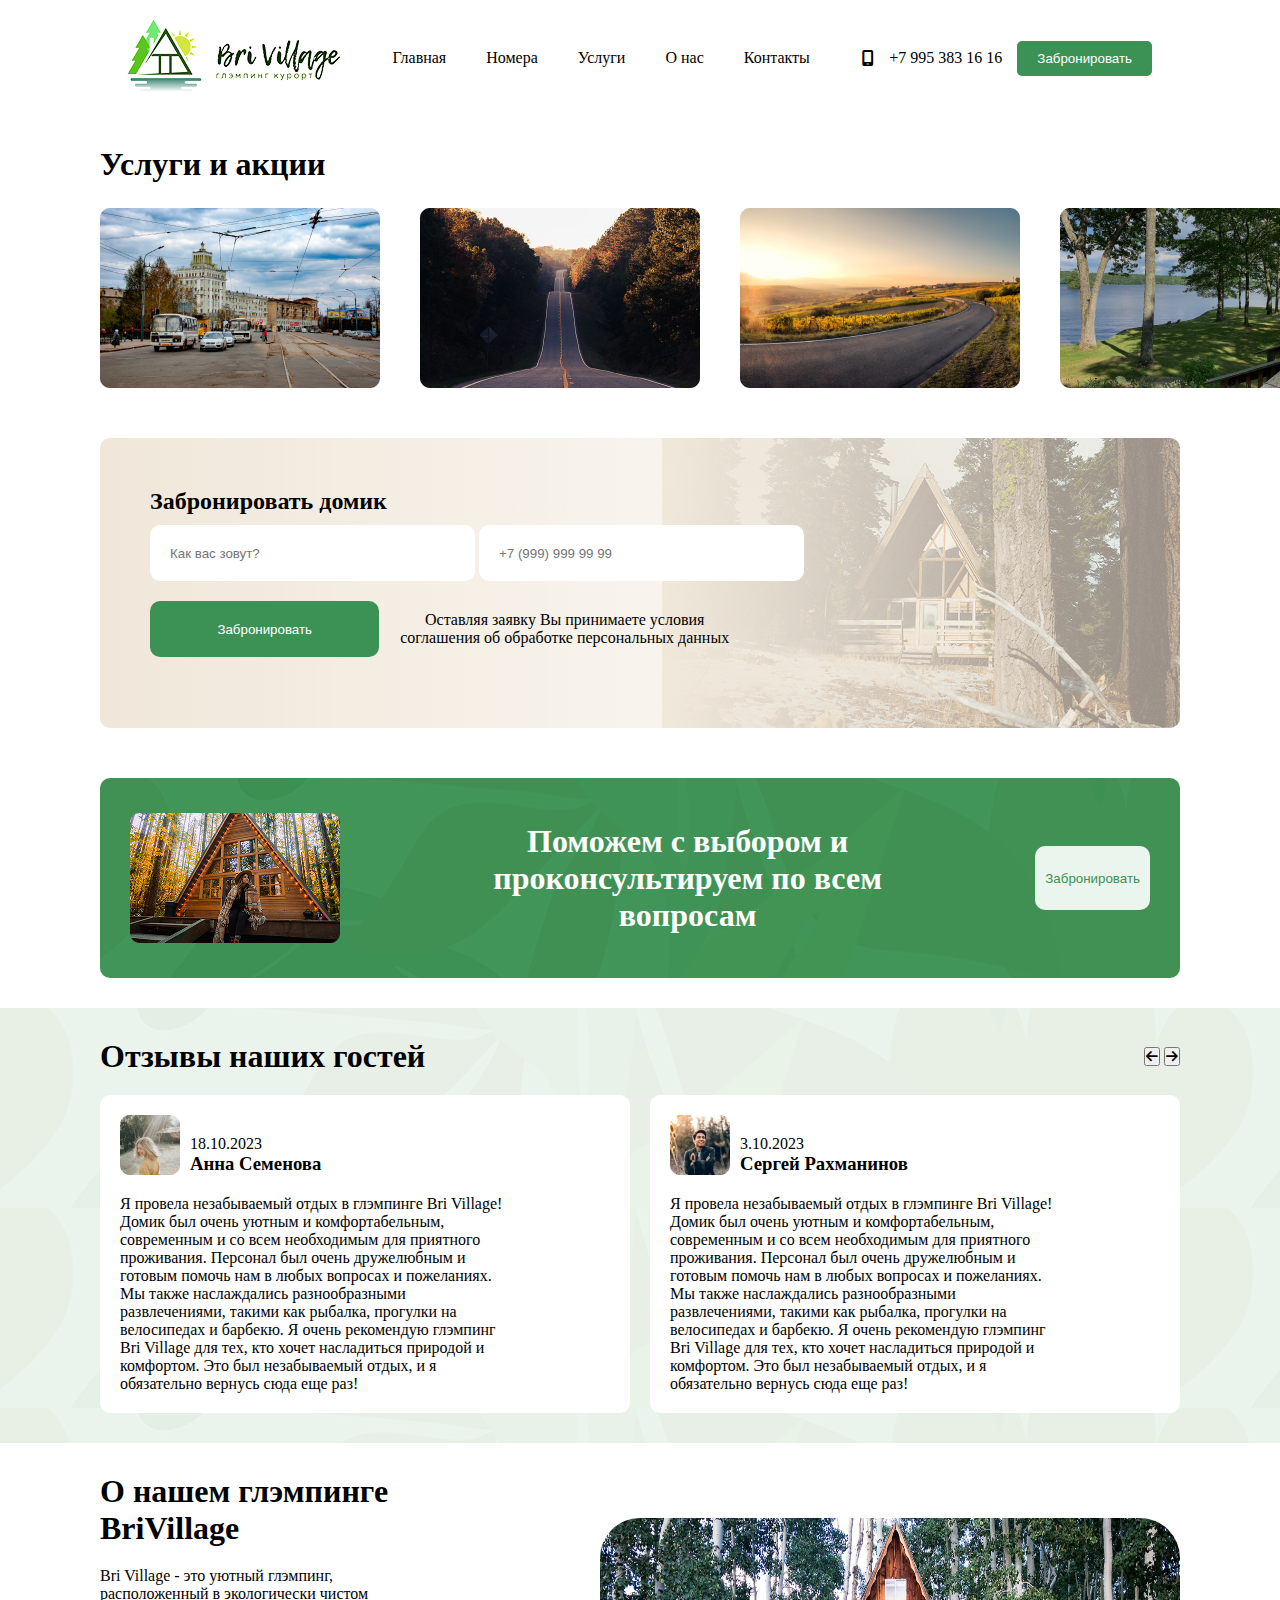
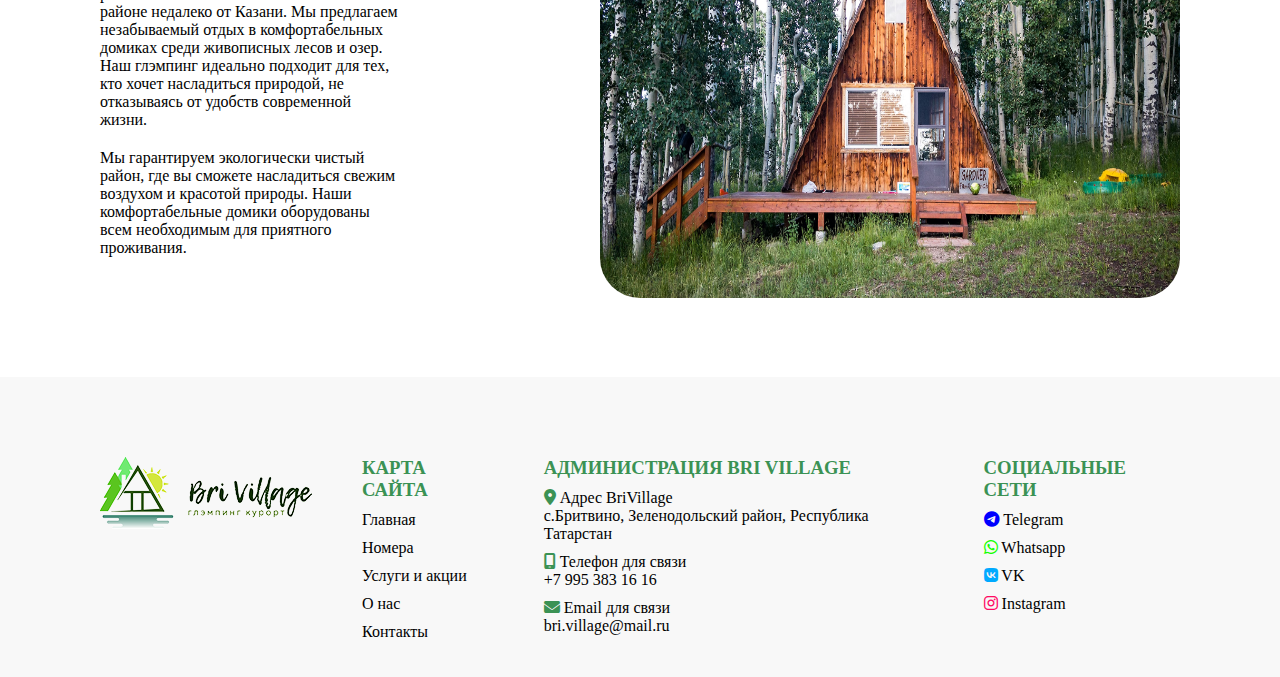
<file: contacts.html>
<!DOCTYPE html>
<html lang="en">
<head>
    <meta charset="UTF-8">
    <meta name="viewport" content="width=device-width, initial-scale=1.0">
    <link rel="stylesheet" href="./contacts.css">
    <link rel="stylesheet" href="https://cdnjs.cloudflare.com/ajax/libs/font-awesome/6.7.2/css/all.min.css"
        integrity="sha512-Evv84Mr4kqVGRNSgIGL/F/aIDqQb7xQ2vcrdIwxfjThSH8CSR7PBEakCr51Ck+w+/U6swU2Im1vVX0SVk9ABhg=="
        crossorigin="anonymous" referrerpolicy="no-referrer" />
    <title>Document</title>
</head>
<body>
    <header>
        <div class="logo">
            <img src="./assets/images/image 3 (1).png" alt="">
        </div>
        <ul>
            <a href="./index.html">
                <li>Главная</li>
            </a>
            <a href="./number.html">
                <li>Номера</li>
            </a>
            <a href="./services.html">
                <li>Услуги</li>
            </a>
            <a href="./about.html">
                <li>О нас</li>
            </a>
            <a href="">
                <li>Контакты </li>
            </a>
        </ul>
        <div class="number">
            <i class="fa-solid fa-mobile-screen"></i>
            <p>+7 995 383 16 16</p>
            <button>Забронировать</button>
        </div>
    </header>
    <div class="services">
        <h1>Услуги и акции</h1>
        <div class="photos">

                <img src="./assets/images/Photo (15).png" alt="">
                <img src="./assets/images/Photo (16).png" alt="">
                <img src="./assets/images/Photo (17).png" alt="">
                <img src="./assets/images/Photo (18).png" alt="">
    </div>
    </div>
    <div class="bookhome">
        <h2>Забронировать домик</h2>
        <input type="text" placeholder="Как вас зовут?">
        <input type="text" placeholder="+7 (999) 999 99 99">
        <div class="input1">
            <button>Забронировать</button>
            <p>Оставляя заявку Вы принимаете условия соглашения об обработке
                персональных данных</p>
        </div>
    </div>
    <div class="book">
        <img src="./assets/images/Rectangle 2 (7).png" alt="">
        <h1>Поможем с выбором и проконсультируем по всем вопросам</h1>
        <button>Забронировать</button>
    </div>
    <div class="people">
        <div class="people1">
            <div class="comments">
                <h1>Отзывы наших гостей</h1>
                <div class="cards">
                    <button class="left1"><i class="fa-solid fa-arrow-left"></i></button>
                    <button class="right1"><i class="fa-solid fa-arrow-right"></i></button>
                </div>
            </div>
            <div class="comment">
                <div class="girl1">
                    <div class="girl">
                        <img src="./assets/images/Avatar (1).png" alt="">
                        <div>
                            <p>18.10.2023</p>
                            <h3>Анна Семенова</h6>
                        </div>
                    </div>
                    <p>Я провела незабываемый отдых в глэмпинге Bri Village! Домик был очень уютным и комфортабельным,
                        современным и со всем необходимым для приятного проживания. Персонал был очень дружелюбным и готовым
                        помочь нам в любых вопросах и пожеланиях. Мы также наслаждались разнообразными развлечениями, такими как
                        рыбалка, прогулки на велосипедах и барбекю. Я очень рекомендую глэмпинг Bri Village для тех, кто хочет
                        насладиться природой и комфортом. Это был незабываемый отдых, и я обязательно вернусь сюда еще раз!</p>
                </div>
                <div class="boy">
                    <div class="boy1">
                        <img src="./assets/images/Avatar.png" alt="">
                        <div>
                            <p>3.10.2023</p>
                            <h3>Сергей Рахманинов</h6>
                        </div>
                    </div>
                    <p>Я провела незабываемый отдых в глэмпинге Bri Village! Домик был очень уютным и комфортабельным,
                        современным и со всем необходимым для приятного проживания. Персонал был очень дружелюбным и готовым
                        помочь нам в любых вопросах и пожеланиях. Мы также наслаждались разнообразными развлечениями, такими как
                        рыбалка, прогулки на велосипедах и барбекю. Я очень рекомендую глэмпинг Bri Village для тех, кто хочет
                        насладиться природой и комфортом. Это был незабываемый отдых, и я обязательно вернусь сюда еще раз!</p>
                </div>
            </div>
        </div>
       </div>
       <div class="about">
        <div class="text11">
            <h1>О нашем глэмпинге BriVillage</h1>
            <p>Bri Village - это уютный глэмпинг, расположенный в экологически чистом районе недалеко от Казани. Мы
                предлагаем незабываемый отдых в комфортабельных домиках среди живописных лесов и озер. Наш глэмпинг
                идеально подходит для тех, кто хочет насладиться природой, не отказываясь от удобств современной
                жизни.</p>
            <p>
                Мы гарантируем экологически чистый район, где вы сможете насладиться свежим воздухом и красотой
                природы. Наши комфортабельные домики оборудованы всем необходимым для приятного проживания.
            </p>
        </div>
        <div class="back">
            <img src="./assets/images/Rectangle 2 (6).png " alt="">
        </div>
    </div>
    </div>
    <footer >
        <div>
            <img src="./assets/images/image 3 (1).png" alt="">
        </div>
        <div class="map">
            <h3>КАРТА САЙТА</h3>
            <p>Главная</a>
            <p>Номера</a>
            <p>Услуги и акции</a>
            <p>О нас</a><br>
            <p>Контакты</a>
        </div>
        <div class="contacts">
            <h3>АДМИНИСТРАЦИЯ BRI VILLAGE</h3>
           <div>
            <p> <i class="fa-solid fa-location-dot"></i> Адрес BriVillage</p>
             <p>c.Бритвино, Зеленодольский район, Республика Татарстан</p>
           </div>
           <div>
            <p> <i class="fa-solid fa-mobile-screen"></i> Телефон для связи</p>
            <p>+7 995 383 16 16</p>
           </div>
            <div>
                <p> <i class="fa-solid fa-envelope"></i> Email для связи</p>
            <p>bri.village@mail.ru</p>
            </div>
        </div>
        <div class="social-links">
            <h3>СОЦИАЛЬНЫЕ СЕТИ</h3>
            <p class="first"> <i class="fa-brands fa-telegram"></i> Telegram</a>
            <p class="second"> <i class="fa-brands fa-whatsapp"></i> Whatsapp</a>
            <p class="third"><i class="fa-brands fa-vk"></i> VK</a>
            <p class="fourth"><i class="fa-brands fa-instagram"></i> Instagram</a>
        </div>
    </footer>
</body>
</html>
</file>
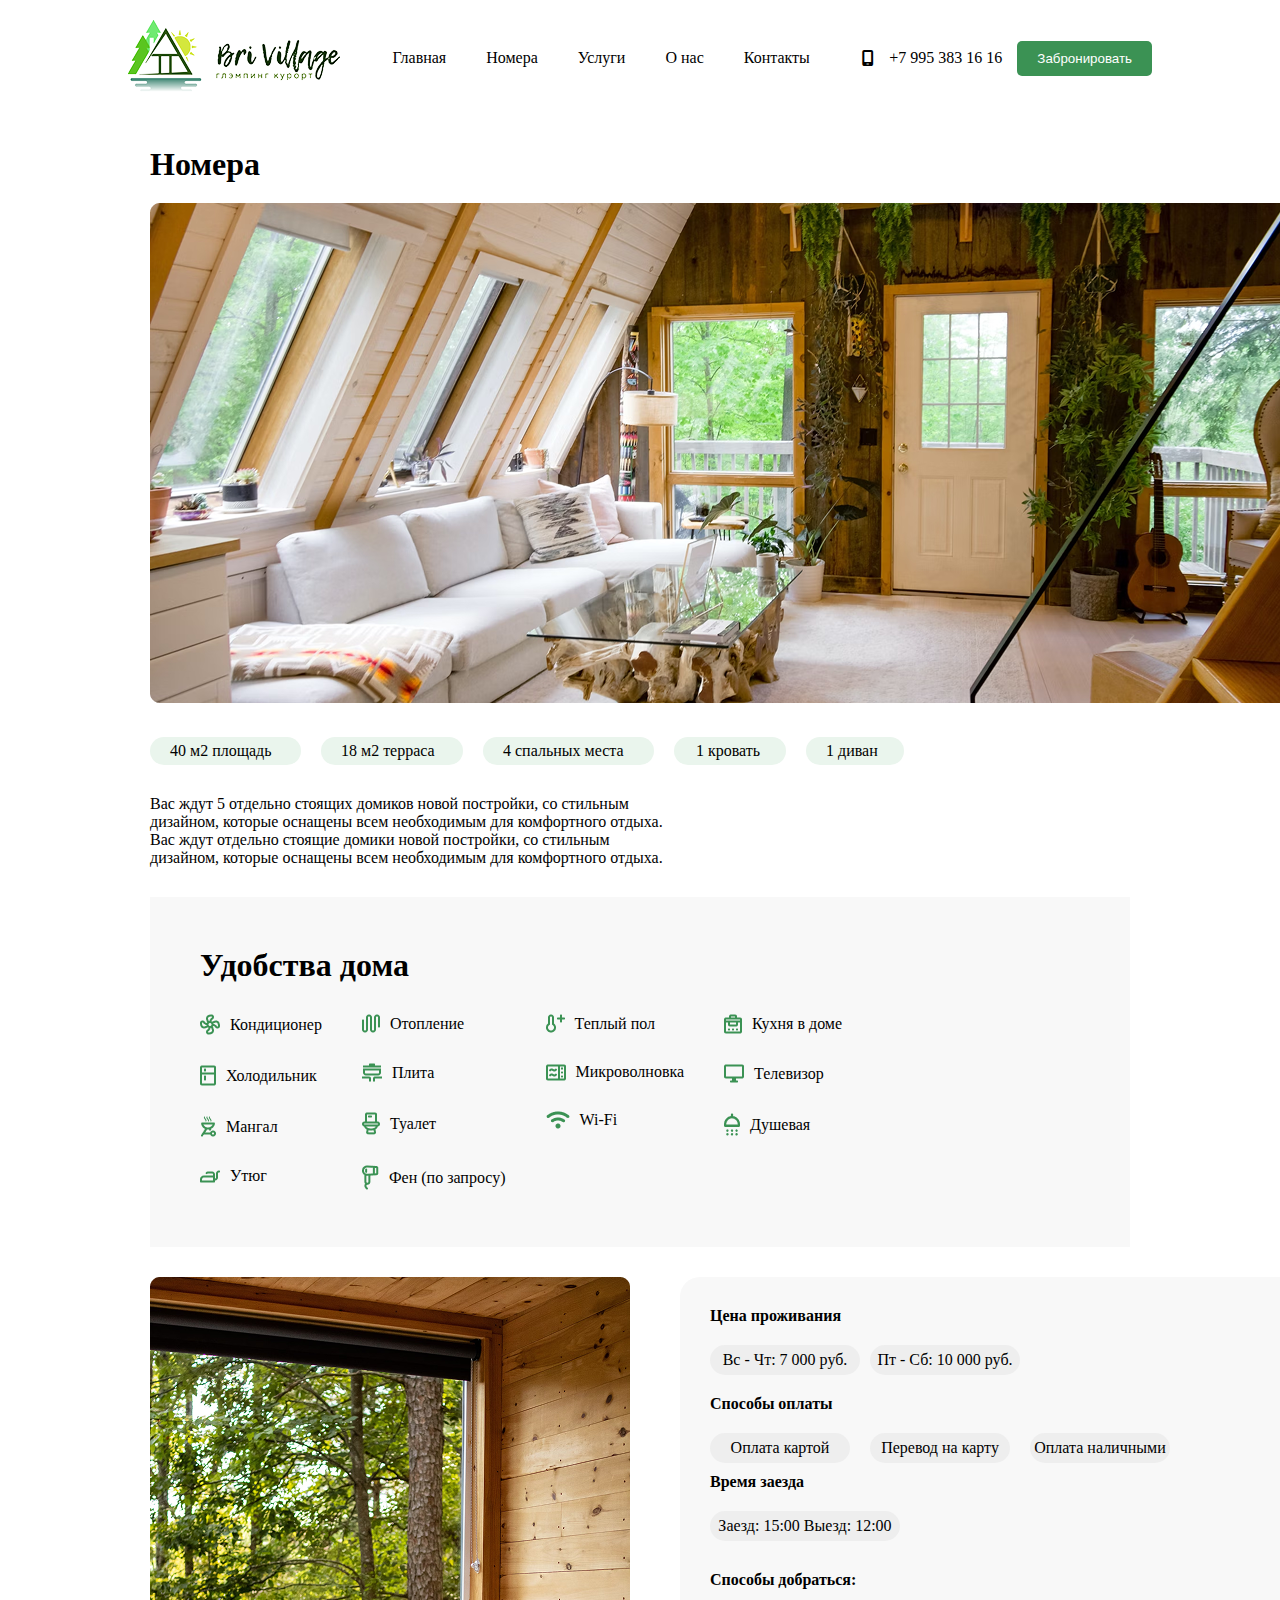
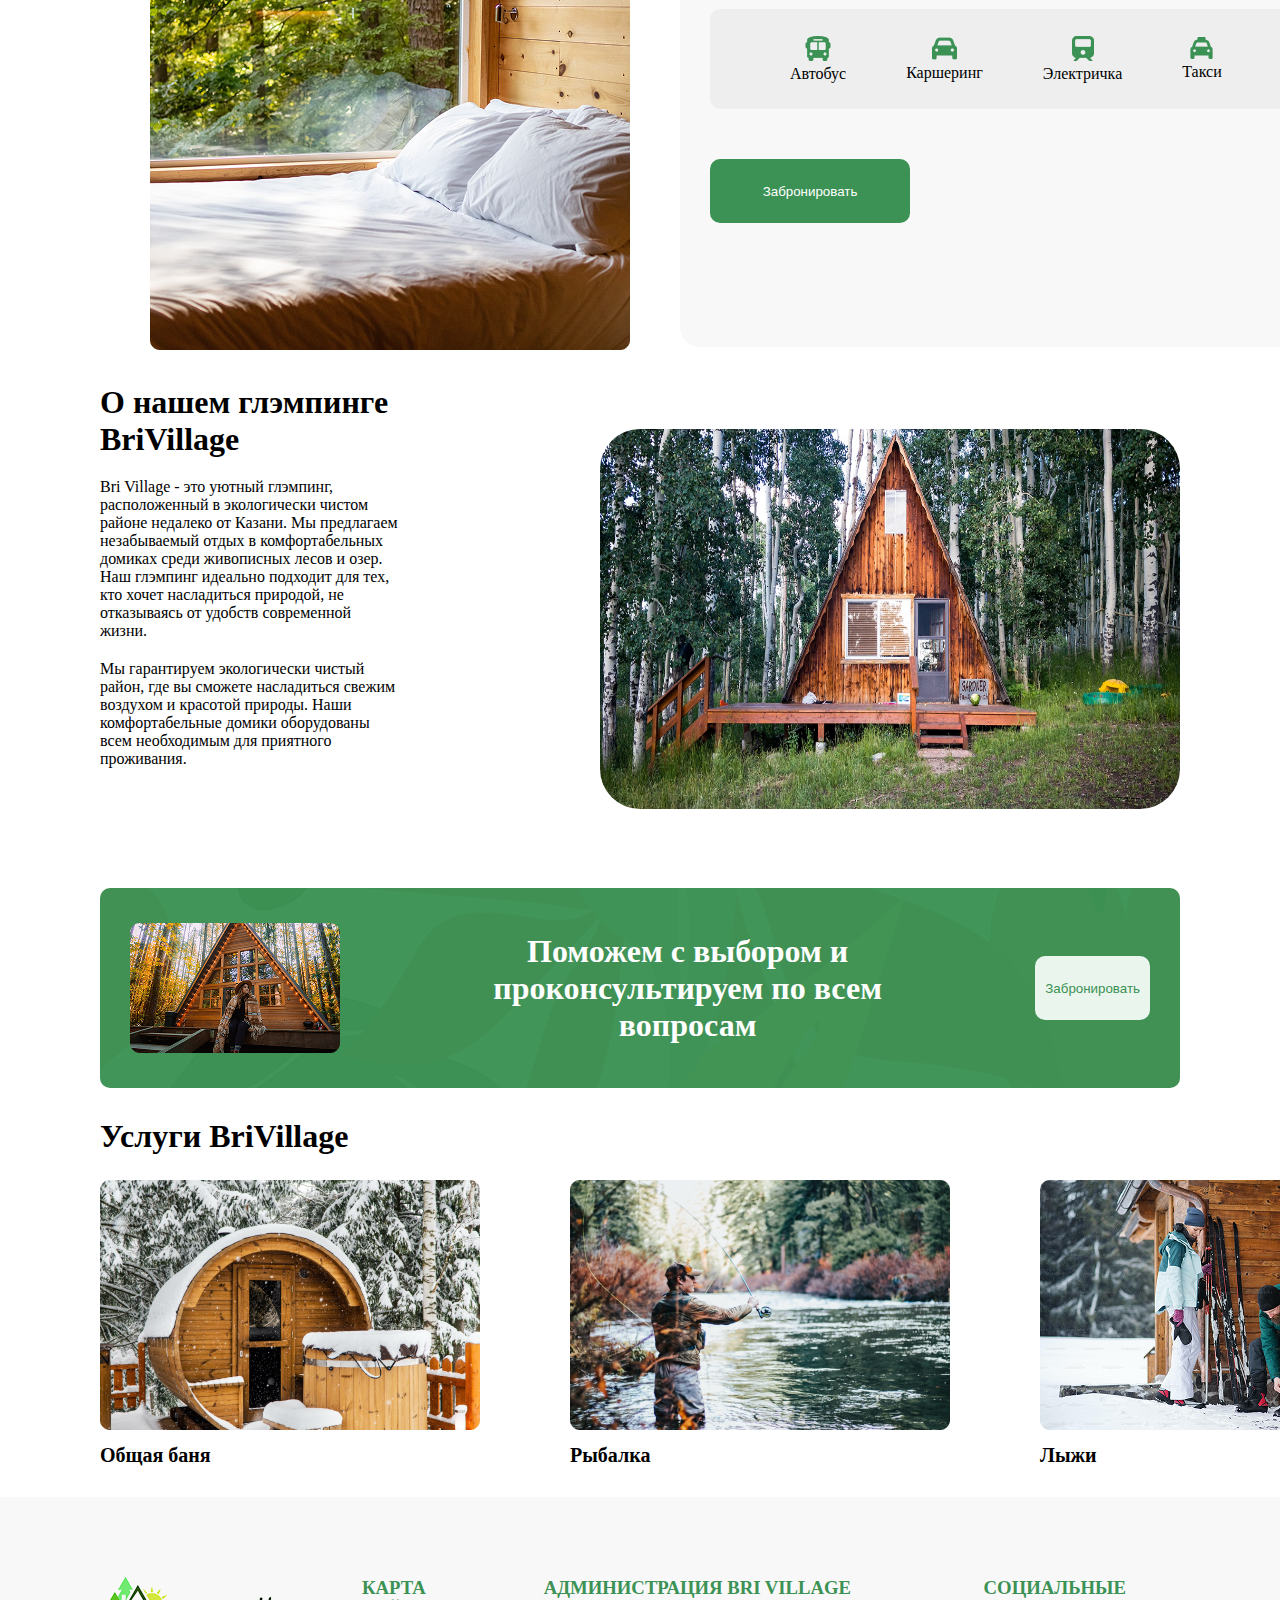
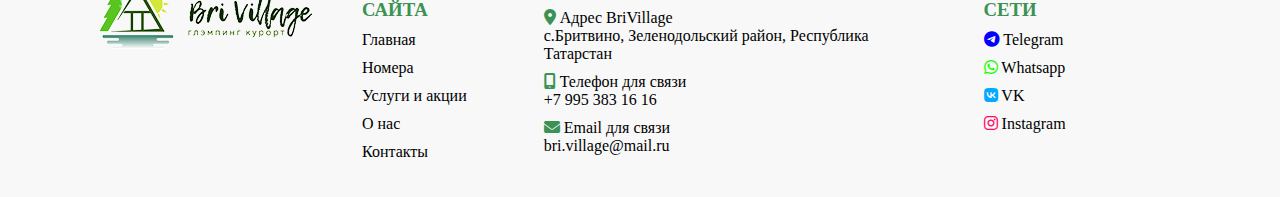
<file: number.html>
<!DOCTYPE html>
<html lang="en">
<head>
    <meta charset="UTF-8">
    <meta name="viewport" content="width=device-width, initial-scale=1.0">
    <link rel="stylesheet" href="https://cdnjs.cloudflare.com/ajax/libs/font-awesome/6.7.2/css/all.min.css"
        integrity="sha512-Evv84Mr4kqVGRNSgIGL/F/aIDqQb7xQ2vcrdIwxfjThSH8CSR7PBEakCr51Ck+w+/U6swU2Im1vVX0SVk9ABhg=="
        crossorigin="anonymous" referrerpolicy="no-referrer" />
        <link rel="stylesheet" href="./number.css">
    <title>Document</title>
</head>
<body>
    <header>
        <div class="logo">
            <img src="./assets/images/image 3 (1).png" alt="">
        </div>
        <ul>
            <a href="./index.html">
                <li>Главная</li>
            </a>
            <a href="">
                <li>Номера</li>
            </a>
            <a href="./services.html">
                <li>Услуги</li>
            </a>
            <a href="./about.html">
                <li>О нас</li>
            </a>
            <a href="./contacts.html">
                <li>Контакты </li>
            </a>
        </ul>
        <div class="number">
            <i class="fa-solid fa-mobile-screen"></i>
            <p>+7 995 383 16 16</p>
            <button>Забронировать</button>
        </div>
    </header>
   <div class="number1">
    <h1>Номера</h1>
    <img src="./assets/images/Photo (7).png" alt="">
   </div>
    <div class="comfort">
        <div class="land">
            <p>40 м2 площадь</p>
        </div>
        <div class="terrasa">
            <p>18 м2 терраса</p>
        </div>
        <div class="location">
           <p>4 спальных места</p>
        </div>
        <div class="sofa">
            <p>1 кровать</p>
        </div>
        <div class="divan">
            <p>1 диван</p>
        </div>
    </div>
    <p class="text">Вас ждут 5 отдельно стоящих домиков новой постройки, со стильным дизайном, которые оснащены всем
        необходимым для комфортного отдыха. Вас ждут отдельно стоящие домики новой постройки, со стильным дизайном, которые оснащены всем
        необходимым для комфортного отдыха.</p>
       
        <div class="comforts">
            <h1 class="home">Удобства дома</h1>
            <div class="bed">
                <div class="freezer">
                    <div>
                        <img src="./assets/images/Vector (7).png" alt="">
                    <p>Кондиционер</p>
                    </div>
                    <div class="fridge">
                        <img src="./assets/images/Vector (8).png" alt="">
                        <p>Холодильник</p>
                    </div>
                    <div class="grill">
                        <img src="./assets/images/Vector (9).png" alt="">
                        <p>Мангал</p>
                    </div>
                    <div class="iron">
                        <img src="./assets/images/Vector (10).png" alt="">
                        <p>Утюг</p>
                    </div>
                </div>
                <div class="wc">
                    <div>
                        <img src="./assets/images/Vector (11).png" alt="">
                        <p>Отопление</p>
                    </div>
                    <div class="stove">
                        <img src="./assets/images/Vector (12).png" alt="">
                        <p>Плита</p>
                </div>
                <div class="tv">
                    <img src="./assets/images/Union.png" alt="">
                    <p>Туалет</p>
            </div>
            <div class="fan">
                <img src="./assets/images/Union (1).png" alt="">
                <p>Фен (по запросу)</p>
            </div>
        </div>
        <div class="hot">
            <div>
                <img src="./assets/images/Vector (13).png" alt="">
                <p>Теплый пол</p>
            </div>
            <div class="microwave">
                <img src="./assets/images/Vector (14).png" alt="">
                <p>Микроволновка</p>
        </div>
        <div class="wifi">
            <img src="./assets/images/Vector (15).png" alt="">
            <p>Wi-Fi</p>
        </div>
    </div>
        <div class="cooking">
            <div><img src="./assets/images/Vector (16).png" alt="">
            <p>Кухня в доме</p>
        </div>
        <div class="tw">
            <img src="./assets/images/Vector (17).png" alt="">
            <p>Телевизор</p>
        </div>
        <div class="shower">
            <img src="./assets/images/Vector (18).png" alt="">
            <p>Душевая</p>
        </div>
            </div>
    </div>
        </div>
    <div class="transport">
        <div>
            <img src="./assets/images/Rectangle 2 (8).png" alt="">
        </div>
        <div class="texts">
       <div class="price">
        <h4>Цена проживания</h4>
        <div class="prices">
            <p>Вс - Чт: 7 000 руб.</p>
            <p>Пт - Сб: 10 000 руб.</p>
        </div>
       </div>
       <div >
       <h4 class="payment">Способы оплаты</h4>
       <div class="pay">
        <p>Оплата картой
        </p>
        <p>Перевод на карту</p>
        <p>Оплата наличными</p>
       </div>
       </div>
       <div class="time">
        <h4>Время заезда</h4>
        <p class="pp">Заезд: 15:00 Выезд: 12:00</p>
       </div>
       
       <div>
        <h4 class="matn">Способы добраться:</h4>
        <div class="transports">
            <div class="bus">
                <img src="./assets/images/8665142_bus_transport_icon 1.png" alt="">
                <p>Автобус</p>
            </div>
            <div class="car">
                <img src="./assets/images/Vector (19).png" alt="">
                <p>Каршеринг</p>
            </div> <div class="train">
                <img src="./assets/images/8665825_train_transport_icon 1.png" alt="">
                <p>Электричка</p>
            </div>
            <div class="taxi">
                <img src="./assets/images/Vector (20).png" alt="">
                <p>Такси</p>
            </div>
        </div>
    </div>
       <div>
         <button class="btn2">Забронировать</button>
       </div>
        </div>
    </div>
    <div class="about">
        <div class="text11">
            <h1>О нашем глэмпинге BriVillage</h1>
            <p>Bri Village - это уютный глэмпинг, расположенный в экологически чистом районе недалеко от Казани. Мы
                предлагаем незабываемый отдых в комфортабельных домиках среди живописных лесов и озер. Наш глэмпинг
                идеально подходит для тех, кто хочет насладиться природой, не отказываясь от удобств современной
                жизни.</p>
            <p>
                Мы гарантируем экологически чистый район, где вы сможете насладиться свежим воздухом и красотой
                природы. Наши комфортабельные домики оборудованы всем необходимым для приятного проживания.
            </p>
        </div>
        <div class="back">
            <img src="./assets/images/Rectangle 2 (6).png " alt="">
        </div>
    </div>
    </div>
    <div class="book">
        <img src="./assets/images/Rectangle 2 (7).png" alt="">
        <h1>Поможем с выбором и проконсультируем по всем вопросам</h1>
        <button>Забронировать</button>
    </div>
    <div class="services">
        <h1>Услуги BriVillage</h1>
        <div class="photos">
            <div class="bir">
                <img src="./assets/images/Photo (1).png" alt="">
                <h3>Общая баня</h3>
            </div>
            <div class="ikki">
                <img src="./assets/images/Photo (2).png" alt="">
                <h3>Рыбалка</h3>
            </div>
            <div class="uch">
                <img src="./assets/images/Rectangle 2 (9).png" alt="">
                <h3>Лыжи</h3>
            </div>

        </div>
    </div>
    <footer >
        <div>
            <img src="./assets/images/image 3 (1).png" alt="">
        </div>
        <div class="map">
            <h3>КАРТА САЙТА</h3>
            <p>Главная</a>
            <p>Номера</a>
            <p>Услуги и акции</a>
            <p>О нас</a><br>
            <p>Контакты</a>
        </div>
        <div class="contacts">
            <h3>АДМИНИСТРАЦИЯ BRI VILLAGE</h3>
           <div>
            <p> <i class="fa-solid fa-location-dot"></i> Адрес BriVillage</p>
             <p>c.Бритвино, Зеленодольский район, Республика Татарстан</p>
           </div>
           <div>
            <p> <i class="fa-solid fa-mobile-screen"></i> Телефон для связи</p>
            <p>+7 995 383 16 16</p>
           </div>
            <div>
                <p> <i class="fa-solid fa-envelope"></i> Email для связи</p>
            <p>bri.village@mail.ru</p>
            </div>
        </div>
        <div class="social-links">
            <h3>СОЦИАЛЬНЫЕ СЕТИ</h3>
            <p class="first"> <i class="fa-brands fa-telegram"></i> Telegram</a>
            <p class="second"> <i class="fa-brands fa-whatsapp"></i> Whatsapp</a>
            <p class="third"><i class="fa-brands fa-vk"></i> VK</a>
            <p class="fourth"><i class="fa-brands fa-instagram"></i> Instagram</a>
        </div>
    </footer>
</body>
</html>
</file>
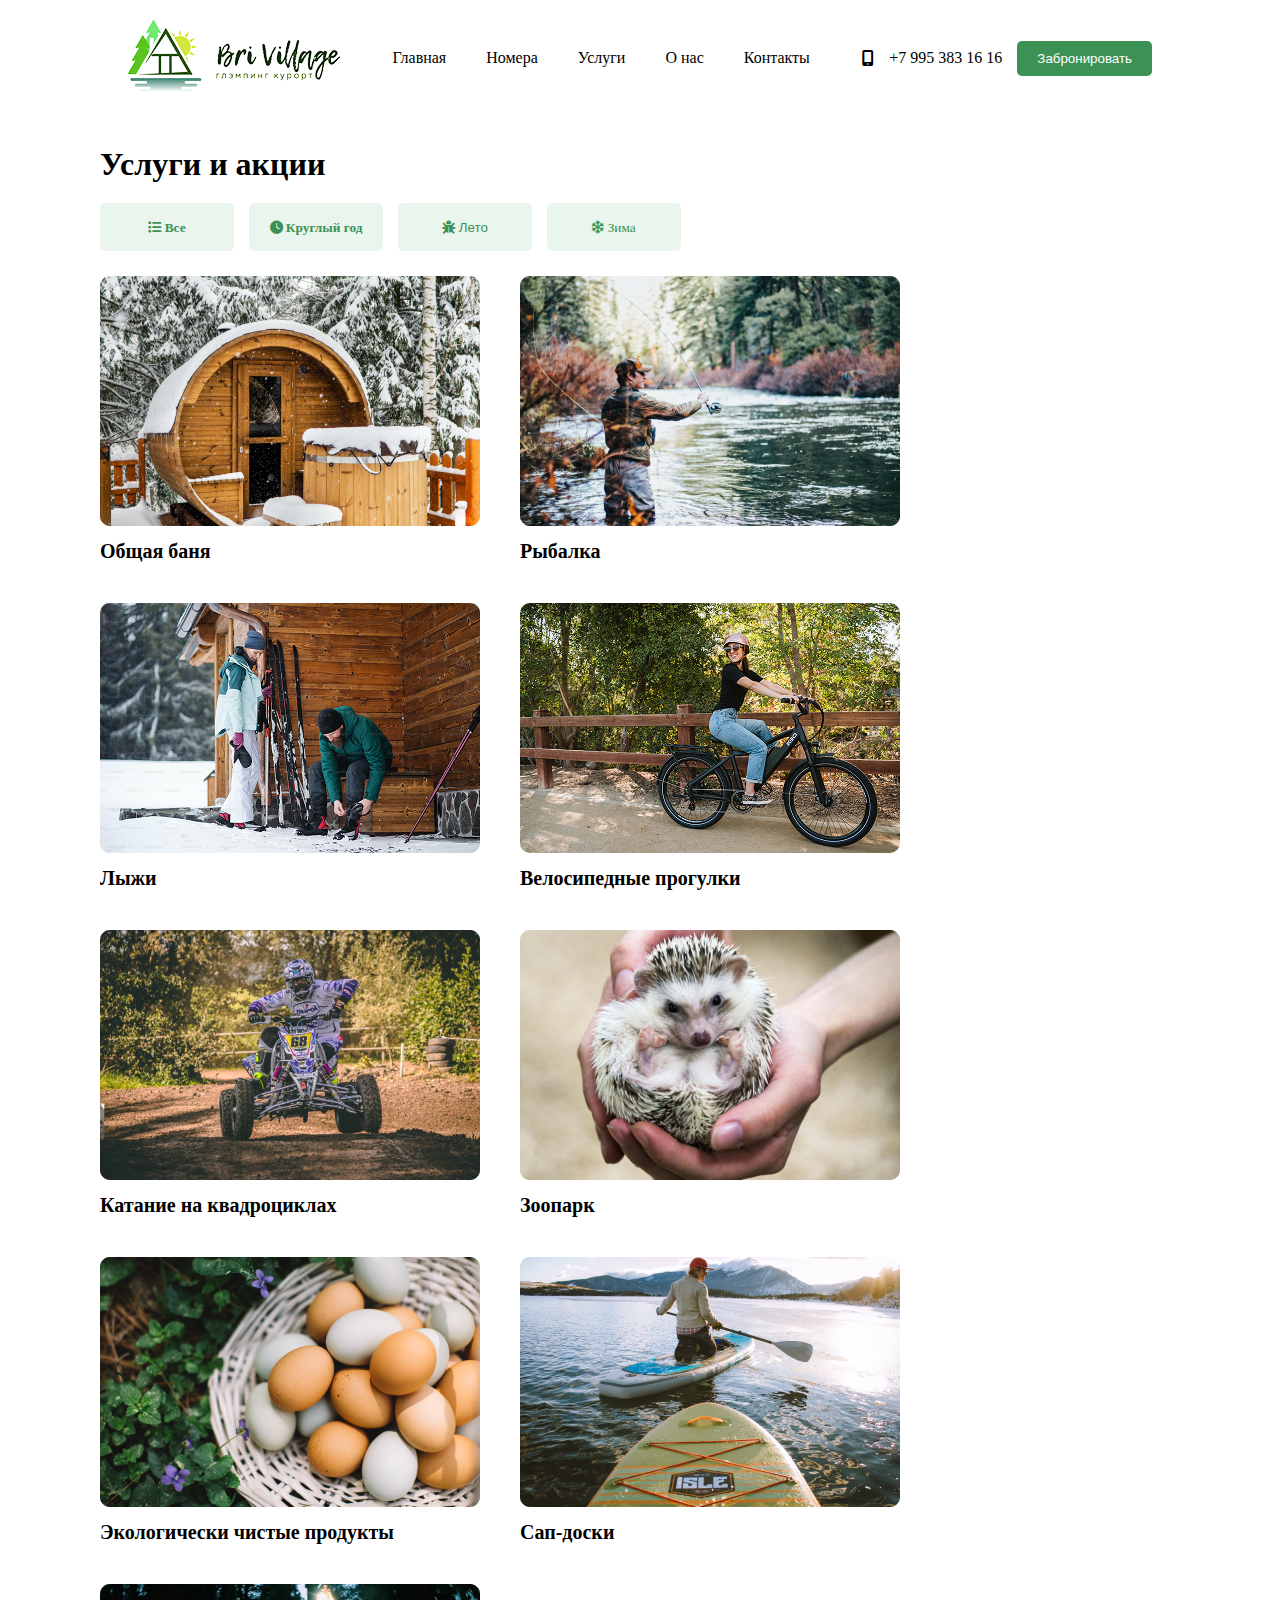
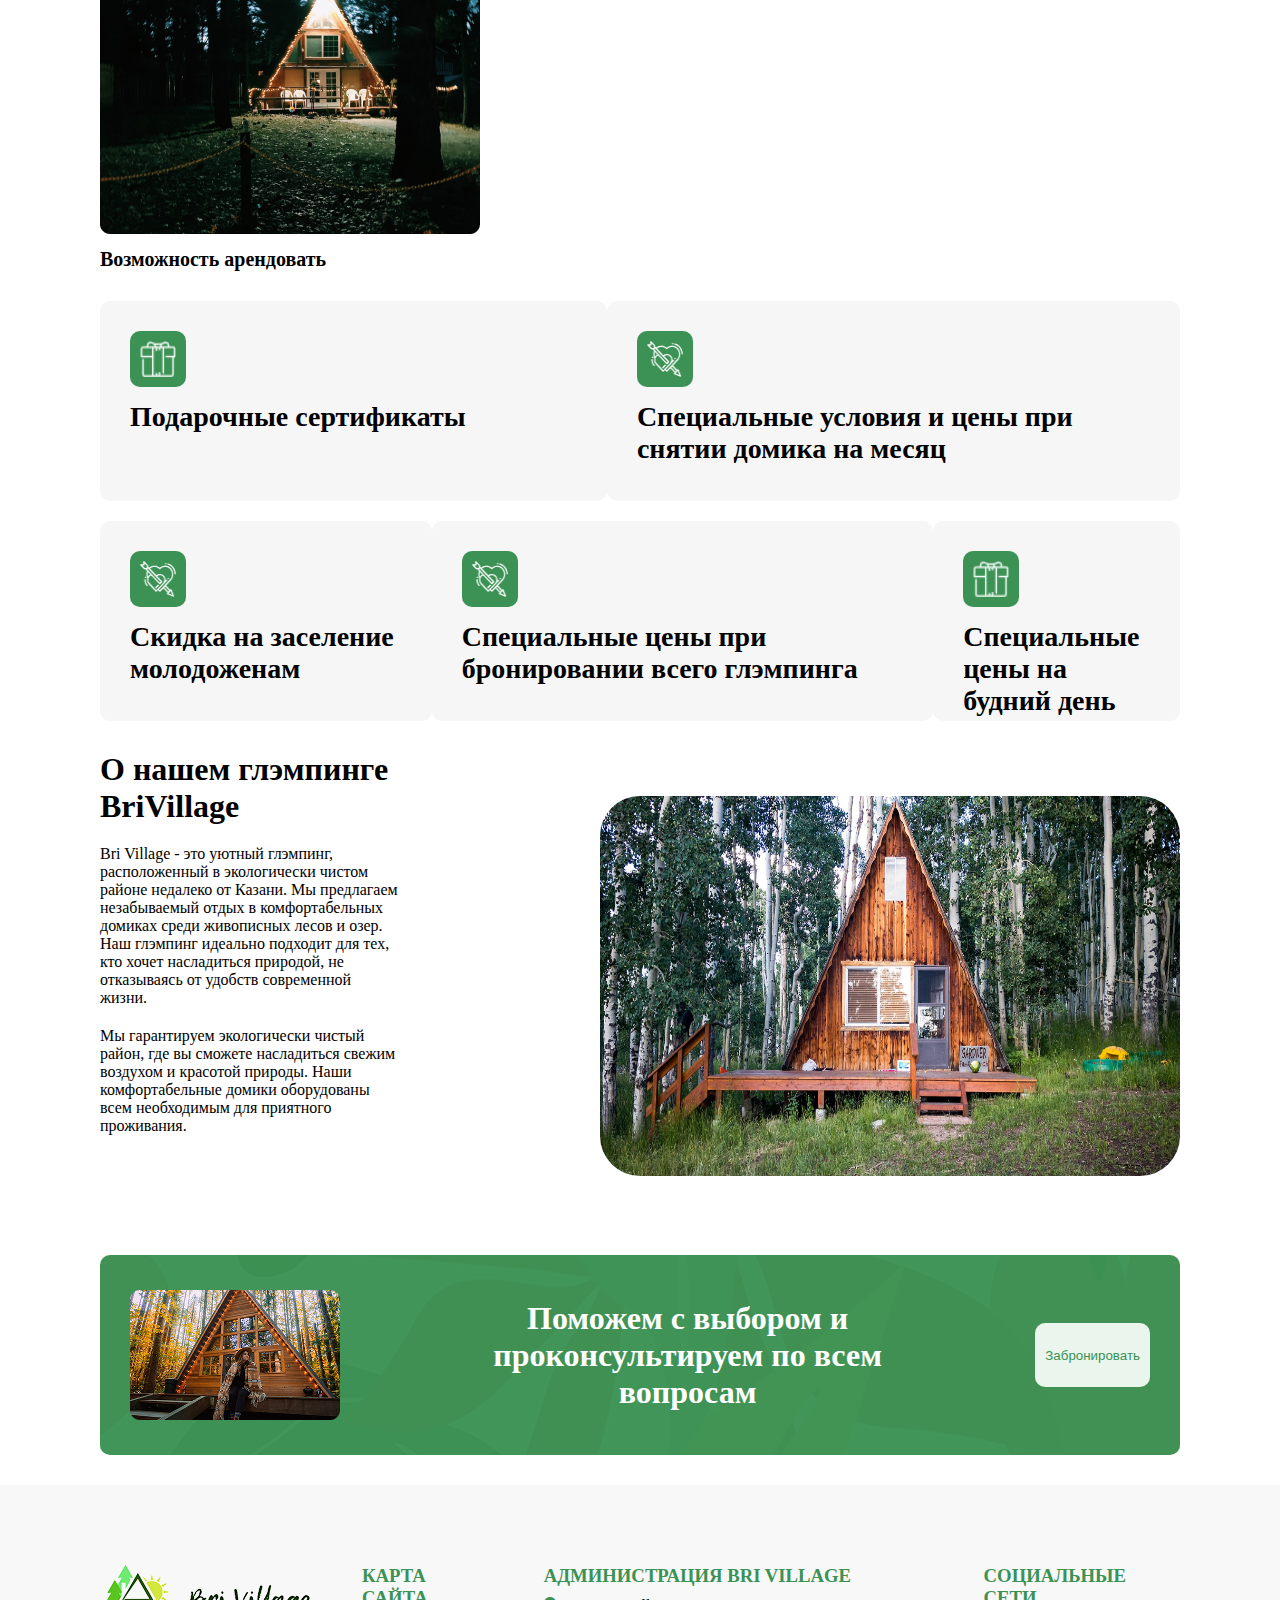
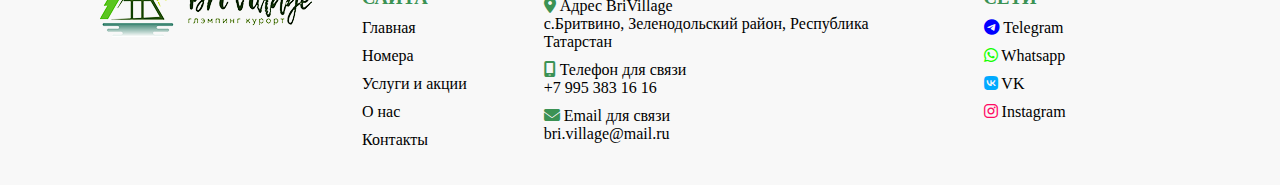
<file: services.html>
<!DOCTYPE html>
<html lang="en">
<head>
    <meta charset="UTF-8">
    <meta name="viewport" content="width=device-width, initial-scale=1.0">
    <link rel="stylesheet" href="./services.css">
    <link rel="stylesheet" href="https://cdnjs.cloudflare.com/ajax/libs/font-awesome/6.7.2/css/all.min.css"
    integrity="sha512-Evv84Mr4kqVGRNSgIGL/F/aIDqQb7xQ2vcrdIwxfjThSH8CSR7PBEakCr51Ck+w+/U6swU2Im1vVX0SVk9ABhg=="
    crossorigin="anonymous" referrerpolicy="no-referrer" />
    <title>Document</title>

</head>
<body>
    <header>
        <div class="logo">
            <img src="./assets/images/image 3 (1).png" alt="">
        </div>
        <ul>
            <a href="./index.html">
                <li>Главная</li>
            </a>
            <a href="./number.html">
                <li>Номера</li>
            </a>
            <a href="">
                <li>Услуги</li>
            </a>
            <a href="./about.html">
                <li>О нас</li>
            </a>
            <a href="./contacts.html">
                <li>Контакты </li>
            </a>
        </ul>
        <div class="number">
            <i class="fa-solid fa-mobile-screen"></i>
            <p>+7 995 383 16 16</p>
            <button>Забронировать</button>
        </div>
    </header>
    <div class="services">
        <h1>Услуги и акции</h1>
        <div class="tabs">
            <div>
                <button><i class="fa-solid fa-list"> Все</i></button>
                <button><i class="fa-solid fa-clock"> Круглый год</i></button>
                <button><i class="fa-solid fa-bug"></i> Лето</button>
                <button><i class="fa-regular fa-snowflake"> Зима</i></button>
            </div>
        </div>
        <div class="photos">
            <div class="bir">
                <img src="./assets/images/Photo (1).png" alt="">
                <h3>Общая баня</h3>
            </div>
            <div class="ikki">
                <img src="./assets/images/Photo (2).png" alt="">
                <h3>Рыбалка</h3>
            </div>
            <div class="one">
                <img src="./assets/images/Rectangle 2 (9).png" alt="">
                <h3>Лыжи</h3>
            </div>
            <div class="two">
                <img src="./assets/images/Rectangle 2 (14).png" alt="">
                <h3>Велосипедные прогулки</h3>
            </div>
            <div class="three">
                <img src="./assets/images/Photo (10).png" alt="">
                <h3>Катание на квадроциклах</h3>
            </div>
            <div class="uch">
                <img src="./assets/images/Photo (3).png" alt="">
                <h3>Зоопарк</h3>
            </div>
            <div class="tort">
                <img src="./assets/images/Photo (4).png" alt="">
                <h3>Экологически чистые продукты </h3>
            </div>
            <div class="four">
                <img src="./assets/images/Photo (11).png" alt="">
                <h3>Сап-доски</h3>
            </div>
            <div class="five">
                <img src="./assets/images/Photo (12).png" alt="">
                <h3>Возможность арендовать </h3>
            </div>
        </div>
      
    </div>
    <div class="boxes">
        <div class="box1">
            <div class="box2">
                <img src="./assets/images/Outline putus.png" alt="">
                <h2>Подарочные сертификаты</h2>
            </div>
            <div class="box3">
                <img src="./assets/images/Group (1).png" alt="">
                <h2>Специальные условия и цены при снятии домика на месяц</h2>
            </div>
        </div>
        <div class="box4">
            <div class="box5">
                <img src="./assets/images/Group (1).png" alt="">
                <h2>Скидка на заселение молодоженам</h2>
            </div>
            <div class="box6">
                <img src="./assets/images/Group (1).png" alt="">
                <h2>Специальные цены при бронировании всего глэмпинга</h2>
            </div>
            <div class="box7">
                <img src="./assets/images/Outline putus.png" alt="">
                <h2>Специальные цены на будний день</h2>
            </div>
        </div>
    </div>
    <div class="about">
        <div class="text11">
            <h1>О нашем глэмпинге BriVillage</h1>
            <p>Bri Village - это уютный глэмпинг, расположенный в экологически чистом районе недалеко от Казани. Мы
                предлагаем незабываемый отдых в комфортабельных домиках среди живописных лесов и озер. Наш глэмпинг
                идеально подходит для тех, кто хочет насладиться природой, не отказываясь от удобств современной
                жизни.</p>
            <p>
                Мы гарантируем экологически чистый район, где вы сможете насладиться свежим воздухом и красотой
                природы. Наши комфортабельные домики оборудованы всем необходимым для приятного проживания.
            </p>
        </div>
        <div class="back">
            <img src="./assets/images/Rectangle 2 (6).png " alt="">
        </div>
    </div>
    </div>
    <div class="book">
        <img src="./assets/images/Rectangle 2 (7).png" alt="">
        <h1>Поможем с выбором и проконсультируем по всем вопросам</h1>
        <button>Забронировать</button>
    </div>
    <footer >
        <div>
            <img src="./assets/images/image 3 (1).png" alt="">
        </div>
        <div class="map">
            <h3>КАРТА САЙТА</h3>
            <p>Главная</a>
            <p>Номера</a>
            <p>Услуги и акции</a>
            <p>О нас</a><br>
            <p>Контакты</a>
        </div>
        <div class="contacts">
            <h3>АДМИНИСТРАЦИЯ BRI VILLAGE</h3>
           <div>
            <p> <i class="fa-solid fa-location-dot"></i> Адрес BriVillage</p>
             <p>c.Бритвино, Зеленодольский район, Республика Татарстан</p>
           </div>
           <div>
            <p> <i class="fa-solid fa-mobile-screen"></i> Телефон для связи</p>
            <p>+7 995 383 16 16</p>
           </div>
            <div>
                <p> <i class="fa-solid fa-envelope"></i> Email для связи</p>
            <p>bri.village@mail.ru</p>
            </div>
        </div>
        <div class="social-links">
            <h3>СОЦИАЛЬНЫЕ СЕТИ</h3>
            <p class="first"> <i class="fa-brands fa-telegram"></i> Telegram</a>
            <p class="second"> <i class="fa-brands fa-whatsapp"></i> Whatsapp</a>
            <p class="third"><i class="fa-brands fa-vk"></i> VK</a>
            <p class="fourth"><i class="fa-brands fa-instagram"></i> Instagram</a>
        </div>
    </footer>
</body>
</html>
</file>
<file: style.css>
* {
    padding: 0;
    margin: 0;
    box-sizing: border-box;
    list-style: none;
    text-decoration: none;
}

header {
    background-color: #FFFFFF;
    display: flex;
    justify-content: space-between;
    align-items: center;
    padding: 20px 10%;
}

ul {
    display: flex;
    gap: 40px;

}

ul li {
    color: black;
}

.number {
    display: flex;
    gap: 15px;
    align-items: center;
}

.number button {
    background-color: #3B9254;
    color: white;
    border: none;
    padding: 10px 20px;
    border-radius: 5px;

}

.nimadir{
    padding: 30px 100px;
}

.rasm {
    background-image: url(./assets/images/main-pic-bg.png);
    border-radius: 30px;
    background-size: cover;
    height: 700px;
    color: white;
    display: flex;
    align-items: center;
    justify-content: space-between;
    padding: 0 30px;
}

.rasm h1 {
    font-size: 60px;
    font-weight: 700;
    padding-left: 50px;
    padding-top: 20px;
}

.btn {
    background-color: #3B9254;
    border: none;
    color: white;
    border-radius: 5px;
    width: 288px;
    height: 64px;
    display: flex;
    justify-content: center;
    align-items: center;
    gap: 10px;
    /* padding: 10px 20px; */
    margin-top: 20px;
    margin-left: 150px;
}

.left {
    width: 56px;
    height: 56px;
    border: none;
    border-radius: 10px;
    color: #3B9254;
    margin-right: px;
}

.right {
    width: 56px;
    height: 56px;
    border: none;
    border-radius: 10px;
    color: #3B9254;
    margin-right: 25px;
}
.i3 input{
    color: #3B9254;
}
.input{
    padding: 30px 100px;
    background-color: #3B9254;
}
.button button{
    width: 191px;
    height: 56px;
   border: none;
    background-color:black;
    color: white;
    border-radius: 5px;
    margin-top: 30px;
}
.input h1{
    margin-bottom: 10px;
}
.inputs input{
    width: 283px;
    height: 56px;
    border: none;
    border-radius: 5px;
    padding: 20px;
    margin-top: 10px;
}
.inputs{
    display: flex;
    align-items: center;
    gap: 20px;
}
.input{
    color: #FFFFFF;
    margin: 30px 100px;
    border-radius: 10px;
    background-image: url(./assets/images/Asset\ 1\ 1.png);
}
.left1{
    width: 56px;
    height: 56px;
    border: none;
    border-radius: 10px;
    background-color: #C9DACE;
    color: #3B9254;
    transition: all 0.5s;
}
.left1:hover{
    background-color: #3B9254;
    color: white;
}
.right1{
    width: 56px;
    height: 56px;
    border: none;
    border-radius: 10px;
    background-color: #C9DACE;
    color: #3B9254;
    transition: all 0.5s;
}
.right1:hover{
    background-color: #3B9254;
    color: white;
}
.text{
 margin: 30px 100px;
 display: flex;
 align-items: center;
 justify-content: space-between;
}
.text h1{
    font-size: 40px;
    font-weight: 700;
}
.images{
    display: flex;
    align-items: center;
    justify-content: center;
    gap: 20px;
    margin: 30px 100px;
}
.two{
    display: flex;
    gap: 20px;
}
.two2{
    padding-top:20px ;
}
.two1{
    display: flex;
    gap: 20px;
    padding-top:20px ;
}
.rent{
    height: 820px;
    background-image: url(./assets/images/Asset\ 1\ 1.png);
    background-color:#F0E7D9;
    border-radius: 10px;
    margin: 30px 100px;
    padding: 30px 100px;
}
.house{
    background-image: url(./assets/images/Rectangle\ 2\ \(6\).png);
    background-size: cover;
    width: 1100px;
    height: 520px;
    margin-top: 20px;
    display: flex;
    align-items: center;
    justify-content: space-between;
    padding: 0 10px;
}
.services{
  margin: 30px 100px;
  
}
.tabs button{
    width: 134px;
    height: 48px;
    border: none;
    background-color:#EAF5ED;
    color: #3B9254;
    border-radius: 5px;
    margin-top: 20px;
    transition: all 0.5s;
}
.tabs div{
    display: flex;
    gap: 15px;
}
.tabs button:hover{
    background-color: #3B9254;
    color:  #EAF5ED;    
} 
.photos{
    display: flex;
    gap: 90px;
    margin-top: 25px;
}
.photos h3{
    font-size: 20px;
    font-weight: 700;
    margin-top: 10px;
}
.tort{
    margin-top: 20px;
}
.tort h3{
    font-size: 20px;
    font-weight: 700;
    margin-top: 10px;
    margin-right: 1000px;
}
.boxes img{
    width: 56px;
    height: 56px;
    background-color: #3B9254;
    padding: 10px;
    border-radius: 10px;
}
.box1{
    display: flex;
    justify-content: space-between;
    align-items: center;
}
.boxes{
    /* display: flex;
    align-items: center;
    justify-content: space-between; */
    margin: 30px 100px;
    
}
.boxes h2{
    font-size: 30px;
    font-weight: 700;
    margin-top: 10px;
}
.box2{
    width: 600px;
    height: 200px;
    background-color: #F6F6F6;
    border-radius: 10px;
    padding: 30px;
}
.box3{
    width: 680px;
    height: 200px;
    background-color: #F6F6F6;
    border-radius: 10px;
    padding: 30px;
}
.box4{
    display: flex;
    justify-content: space-between;
    align-items: center;
    margin-top: 20px;
}
.box5{
    width: 380px;
    height: 200px;
    background-color: #F6F6F6;
    border-radius: 10px;
    padding: 30px;
}
.box6{
    width: 580px;
    height: 200px;
    background-color: #F6F6F6;
    border-radius: 10px;
    padding: 30px;
}
.box7{
    width: 280px;
    height: 200px;
    background-color: #F6F6F6;
    border-radius: 10px;
    padding: 30px;
}
.main{
    background-image: url(./assets/images/Asset\ 1\ 1.png);
    background-color: #EAF5ED;
    padding: 10px;
}
.pictures{
    display: flex;
    align-items: center;
    justify-content: space-between;
    margin: 30px 100px;
}

.text11{
    margin-right: 200px;
    margin-bottom: 90px;
}
.about{
    display: flex;
    align-items: center;
    /* justify-content: space-between; */
    margin: 30px 100px;
    /* gap: 20px; */
}
.back img{
    /* width: 560px;
    height: 460px; */
    border-radius: 40px;
}
.text11 :nth-child(2){
    margin-top: 20px;
}
.text11 :nth-child(3){
    margin-top: 20px;
}
.text11 :nth-child(4){
    margin-top: 20px;
    border: none;
    border-radius: 10px;
    background-color: #3B9254;
    color: white;
    width: 215px;
    height: 56px;
}
.leaf{
    display: flex;
    align-items: center;
    /* justify-content: space-between; */
    margin: 30px 100px;
    gap: 50px;
}
.Vector {
    background-color: #F6F6F6;
    border-radius:10px ;
    width: 580px;
    height: 130px;
    padding: 20px;
}
.Vector h2 {
    font-size: 20px;
    font-weight: 300;
    margin-top: 10px;
}
.Vector1{
    background-color: #F6F6F6;
    border-radius:10px ;
    width: 580px;
    height: 130px;
    padding: 20px;
}
.Vector1 h2 {
    font-size: 20px;
    font-weight: 300;
    margin-top: 10px;
}
.sun{
    display: flex;
    align-items: center;
    /* justify-content: space-between; */
    margin: 30px 100px;
    gap: 50px;
}
.Vector2{
    background-color: #F6F6F6;
    border-radius:10px ;
    width: 580px;
    height: 130px;
    padding: 20px;
}
.Vector2 h2 {
    font-size: 20px;
    font-weight: 300;
    margin-top: 10px;
}
.Vector3{
    background-color: #F6F6F6;
    border-radius:10px ;
    width: 580px;
    height: 130px;
    padding: 20px;
}
.Vector3 h2 {
    font-size: 20px;
    font-weight: 300;
    margin-top: 10px;
}
.camera{
    display: flex;
    align-items: center;
    /* justify-content: space-between; */
    gap: 50px;
    margin: 30px 100px;
}
.Vector4{
    background-color: #F6F6F6;
    border-radius:10px ;
    width: 580px;
    height: 130px;
    padding: 20px;
}
.Vector4 h2 {
    font-size: 20px;
    font-weight: 300;
    margin-top: 10px;
}
.Vector5{
    background-color: #F6F6F6;
    border-radius:10px ;
    width: 580px;
    height: 130px;
    padding: 20px;
}
.Vector5 h2 {
    font-size: 20px;
    font-weight: 300;
    margin-top: 10px;
}
.advantages button{
    width: 248px;
    height: 64px;
    border: none;
    border-radius: 10px;
    background-color: #EAF5ED;
    color: #3B9254;
    margin-left: 580px;
}
.book{
    display: flex;
    align-items: center;
    justify-content: space-between;
    margin: 30px 100px;
    height: 200px;
    padding: 30px;
    color: white;
    gap: 100px;
    text-align: center;
    background-image: url(./assets/images/Asset\ 1\ 1.png);
    border-radius: 10px;
    background-color: #3B9254;
}
.book button{
    width: 200px;
    height: 64px;
    border: none;
    border-radius: 10px;
    background-color: #EAF5ED;
    color: #3B9254;
}
.bookhome{
    margin: 30px 100px;
    background:linear-gradient(to right, #F0E7D9 , rgba(255, 255, 255, 0.1) ), url(./assets/images/Rectangle\ 35.png);
    background-repeat: no-repeat;
    background-position: right;
    height: 290px;
    border-radius: 10px;
    padding: 50px;
}
.bookhome input{
    width: 325px;
    height: 56px;
    border: none;
    border-radius: 10px;
    padding: 20px;
    margin-top: 10px;
}
.input1 button{
    width: 425px;
    height: 56px;
    border: none;
    border-radius: 10px;
    color: #ffffff;
    background-color: #3B9254;
}
.input1{
    display: flex;
    align-items: center;
    /* justify-content: space-between; */
    gap: 20px;
    margin-top: 20px;
}
.input1 p{
    text-align: center;
    padding-right: 400px;
}
.people{
    background-color: #EAF5ED;
    background-image: url(./assets/images/Asset\ 1\ 1.png);
    width: 100%;
}
.people1{
    padding: 30px 100px;
}
.comments{
    display: flex;
    align-items: center;
    justify-content: space-between;
}
.comment{
    display: flex;
    align-items: center;
    gap: 20px;
    margin-top: 20px;
}
.girl{
    display: flex;
    align-items: center;
    gap: 10px;
}
.girl1 p{
    margin-top: 20px;
    margin-right: 100px;
}
.girl1{
    background-color: white;
    border-radius: 10px;
    padding: 20px;
}
.boy{
    background-color: white;
    border-radius: 10px;
    padding: 20px;
}
.boy p{
    margin-top: 20px;
    margin-right: 100px;
}
.boy1{
    display: flex;
    align-items: center;
}
.boy div{
    gap:  10px;
}
footer  {
    display: flex;
    gap: 50px;
    background-color: #F8F8F8;
    height: 300px;
    padding: 80px 100px;
}
footer h3{
    color: #3B9254;
}
.contacts div{
    margin-top: 10px;
}
.contacts p i{
    color: #3B9254;
}
.map p{
    margin-top: 10px;
}
.social-links p{
    margin-top: 10px;
}
.first1 i{
    color: blue;
}
.second1 i{
    color: rgb(21, 255, 0);
}
.third1 i{
    color: rgb(0, 170, 255);
}
.fourth1 i{
    color: #ff0a64;
    ;
}
</file>
<file: about.css>
* {
    padding: 0;
    margin: 0;
    box-sizing: border-box;
    list-style: none;
    text-decoration: none;
}
header {
    background-color: #FFFFFF;
    display: flex;
    justify-content: space-between;
    align-items: center;
    padding: 20px 10%;
}

ul {
    display: flex;
    gap: 40px;

}

ul li {
    color: black;
}

.number {
    display: flex;
    gap: 15px;
    align-items: center;
}

.number button {
    background-color: #3B9254;
    color: white;
    border: none;
    padding: 10px 20px;
    border-radius: 5px;

}
.second{
    background-image: url(./assets/images/main-pic-bg.png);
    margin: 30px 170px;
    background-repeat:no-repeat ;
    background-size: cover;
    border-radius: 10px;
    height: 280px;
}
.second h1 {
    color: white;
    font-size: 40px;
    padding: 120px 0 120px 300px;
}
.texts{
    margin: 30px 450px;
}
.texts :nth-child(2){
    margin-top: 20px;
}
.img{
    margin: 30px 360px;
}
.img p{
    color: #949895;
    margin-top: 10px;
}
.text1{
    margin: 30px 450px;
}
.text1 :nth-child(2){
    margin-top: 20px;
}
.btn{
    background-image: url(./assets/images/Photo\ \(8\).png);
    background-repeat: no-repeat;
    /* background-size: cover; */
    border-radius: 10px;
    height: 400px;
    width: 780px;
    margin: 30px 360px;
    display: flex;
    align-items: center;
    justify-content: space-between;
    padding: 0 10px;
}
.btn button{
    width: 60px;
    height: 60px;
    /* display: flex; */
    align-items: center;
    justify-content: space-between;
    border-radius: 10px;
    background-color:#EAF5ED ;
    color: #3B9254;
    border: none;
    margin: 200px 0 ;
}
.p{
    color: #949895;
    margin-top: -15px;
    margin-left: 360px;

}
.h1{
    margin: 30px 450px ;
}
.box{
    background-image: url(./assets/images/Photo\ \(9\).png);
    background-repeat: no-repeat;
    background-size: cover;
    border-radius: 10px;
    width: 380px;
    height: 480px;
    margin: 30px 580px;
}
.box button{
    width: 56px;
    height: 56px;
    margin: 200px 160px;
    border: none;
    border-radius: 10px;
    background-color: #EAF5ED;
    color: #3B9254;
}
.p1{
    color: #949895;
    margin-top: -19px;
    margin-left: 580px;
}
.name{
    margin: 30px 450px;
}
.photo2{
    background-image: url(./assets/images/Rectangle\ 2\ \(13\).png);
    width: 780px;
    height: 420px;
    margin: 30px 360px;
    border-radius: 10px;
}
.photo2 button{
    width: 60px;
    height: 60px;
    border: none;
    border-radius: 10px;
    background-color: #EAF5ED;
    color: #3B9254;
    margin: 180px 350px;
}
.bookhome{
    margin: 30px 100px;
    background:linear-gradient(to right, #F0E7D9 , rgba(255, 255, 255, 0.1) ), url(./assets/images/Rectangle\ 35.png);
    background-repeat: no-repeat;
    background-position: right;
    height: 290px;
    border-radius: 10px;
    padding: 50px;
}
.bookhome input{
    width: 325px;
    height: 56px;
    border: none;
    border-radius: 10px;
    padding: 20px;
    margin-top: 10px;
}
.input1 button{
    width: 425px;
    height: 56px;
    border: none;
    border-radius: 10px;
    color: #ffffff;
    background-color: #3B9254;
}
.input1{
    display: flex;
    align-items: center;
    /* justify-content: space-between; */
    gap: 20px;
    margin-top: 20px;
}
.input1 p{
    text-align: center;
    padding-right: 400px;
}
.book{
    display: flex;
    align-items: center;
    justify-content: space-between;
    margin: 30px 100px;
    height: 200px;
    padding: 30px;
    color: white;
    gap: 100px;
    text-align: center;
    background-image: url(./assets/images/Asset\ 1\ 1.png);
    border-radius: 10px;
    background-color: #3B9254;
}
.book button{
    width: 200px;
    height: 64px;
    border: none;
    border-radius: 10px;
    background-color: #EAF5ED;
    color: #3B9254;
}
.text11{
    margin-right: 200px;
    margin-bottom: 90px;
}
.about{
    display: flex;
    align-items: center;
    /* justify-content: space-between; */
    margin: 30px 100px;
    /* gap: 20px; */
}
.back img{
     width: 580px;
    height: 380px; 
    border-radius: 40px;
}
.text11 :nth-child(2){
    margin-top: 20px;
}
.text11 :nth-child(3){
    margin-top: 20px;
}
.text11 :nth-child(4){
    margin-top: 20px;
    border: none;
    border-radius: 10px;
    background-color: #3B9254;
    color: white;
    width: 215px;
    height: 56px;
}
footer  {
    display: flex;
    gap: 50px;
    background-color: #F8F8F8;
    height: 300px;
    padding: 80px 100px;
}
.contacts div{
    margin-top: 10px;
}
.map p{
    margin-top: 10px;
}
.social-links p{
    margin-top: 10px;
}
.first i{
    color: blue;
}
.second1 i{
    color: rgb(21, 255, 0);
}
.third i{
    color: rgb(0, 170, 255);
}
.fourth i{
    color: #ff0a64;
    ;
}
.contacts p i{
    color: #3B9254;
}
footer h3{
    color: #3B9254;
}
</file>
<file: contacts.css>
* {
    padding: 0;
    margin: 0;
    box-sizing: border-box;
    list-style: none;
    text-decoration: none;
}

header {
    background-color: #FFFFFF;
    display: flex;
    justify-content: space-between;
    align-items: center;
    padding: 20px 10%;
}

ul {
    display: flex;
    gap: 40px;

}

ul li {
    color: black;
}

.number {
    display: flex;
    gap: 15px;
    align-items: center;
}

.number button {
    background-color: #3B9254;
    color: white;
    border: none;
    padding: 10px 20px;
    border-radius: 5px;

}
.services{
    margin: 30px 100px;
    
  }
  .photos{
    display: flex;
    gap: 40px;
    margin-top: 25px;
}
.bookhome{
    margin: 50px 100px;
    background:linear-gradient(to right, #F0E7D9 , rgba(255, 255, 255, 0.1) ), url(./assets/images/Rectangle\ 35.png);
    background-repeat: no-repeat;
    background-position: right;
    height: 290px;
    border-radius: 10px;
    padding: 50px;
}
.bookhome input{
    width: 325px;
    height: 56px;
    border: none;
    border-radius: 10px;
    padding: 20px;
    margin-top: 10px;
}
.input1 button{
    width: 425px;
    height: 56px;
    border: none;
    border-radius: 10px;
    color: #ffffff;
    background-color: #3B9254;
}
.input1{
    display: flex;
    align-items: center;
    /* justify-content: space-between; */
    gap: 20px;
    margin-top: 20px;
}
.input1 p{
    text-align: center;
    padding-right: 400px;
}
.book{
    display: flex;
    align-items: center;
    justify-content: space-between;
    margin: 30px 100px;
    height: 200px;
    padding: 30px;
    color: white;
    gap: 100px;
    text-align: center;
    background-image: url(./assets/images/Asset\ 1\ 1.png);
    border-radius: 10px;
    background-color: #3B9254;
}
.book button{
    width: 200px;
    height: 64px;
    border: none;
    border-radius: 10px;
    background-color: #EAF5ED;
    color: #3B9254;
}
.people{
    background-color: #EAF5ED;
    background-image: url(./assets/images/Asset\ 1\ 1.png);
    width: 100%;
}
.people1{
    padding: 30px 100px;
}
.comments{
    display: flex;
    align-items: center;
    justify-content: space-between;
}
.comment{
    display: flex;
    align-items: center;
    gap: 20px;
    margin-top: 20px;
}
.girl{
    display: flex;
    align-items: center;
    gap: 10px;
}
.girl1 p{
    margin-top: 20px;
    margin-right: 100px;
}
.girl1{
    background-color: white;
    border-radius: 10px;
    padding: 20px;
}
.boy{
    background-color: white;
    border-radius: 10px;
    padding: 20px;
}
.boy p{
    margin-top: 20px;
    margin-right: 100px;
}
.boy1{
    display: flex;
    align-items: center;
}
.boy div{
    gap:  10px;
}
.text11{
    margin-right: 200px;
    margin-bottom: 90px;
}
.about{
    display: flex;
    align-items: center;
    /* justify-content: space-between; */
    margin: 30px 100px;
    /* gap: 20px; */
}
.back img{
     width: 580px;
    height: 380px; 
    border-radius: 40px;
}
.text11 :nth-child(2){
    margin-top: 20px;
}
.text11 :nth-child(3){
    margin-top: 20px;
}
.text11 :nth-child(4){
    margin-top: 20px;
    border: none;
    border-radius: 10px;
    background-color: #3B9254;
    color: white;
    width: 215px;
    height: 56px;
}
footer  {
    display: flex;
    gap: 50px;
    background-color: #F8F8F8;
    height: 300px;
    padding: 80px 100px;
}
.contacts div{
    margin-top: 10px;
}
.map p{
    margin-top: 10px;
}
.social-links p{
    margin-top: 10px;
}
.first i{
    color: blue;
}
.second i{
    color: rgb(21, 255, 0);
}
.third i{
    color: rgb(0, 170, 255);
}
.fourth i{
    color: #ff0a64;
    ;
}
.contacts p i{
    color: #3B9254;
}
footer h3{
    color: #3B9254;
}
</file>
<file: number.css>
* {
    padding: 0;
    margin: 0;
    box-sizing: border-box;
    list-style: none;
    text-decoration: none;
}

header {
    background-color: #FFFFFF;
    display: flex;
    justify-content: space-between;
    align-items: center;
    padding: 20px 10%;
}

ul {
    display: flex;
    gap: 40px;

}

ul li {
    color: black;
}
.number {
    display: flex;
    gap: 15px;
    align-items: center;
}

.number button {
    background-color: #3B9254;
    color: white;
    border: none;
    padding: 10px 20px;
    border-radius: 5px;

}
.number1{
    margin: 30px 150px;
}
.number1 img{
    margin-top: 20px;
}
.comfort{
    display: flex;
    align-items: center;
    gap: 20px;
    margin: 30px 150px;
    
}
.land{
    background-color: #EAF5ED;
    border-radius: 20px;
    width: 151px;
    padding: 5px 10px;

}
.land p{
    margin-left: 10px;
}

.terrasa{
    background-color: #EAF5ED;
    border-radius: 20px;
    width: 142px;
    padding: 5px 20px;
}
.location{
    background-color: #EAF5ED;
    border-radius: 20px;
    width: 171px;
    padding: 5px 20px;
}
.sofa{
    background-color: #EAF5ED;
    border-radius: 20px;
    width: 112px;
    padding: 5px 22px;
}
.divan{
    background-color: #EAF5ED;
    border-radius: 20px;
    width: 98px;
    padding: 5px 20px;
}
.text{
    margin: 30px 150px;
    margin-right: 600px;
}

.comforts{
    margin: 30px 150px;
    background-color: #F8F8F8;
    height: 350px;
    padding: 50px 50px ;
}
.bed{
    display: flex;
    margin-top: 20px;
}
.fridge{
    padding-top: 20px;
}
.grill{
    padding-top: 20px;
}
.iron{
    padding-top: 20px;
}
.stove{
    padding-top: 20px;
}
.tv{
    padding-top: 20px;
}
.fan{
    padding-top: 20px;
}
.microwave{
    padding-top: 20px;
}
.wifi{
    padding-top: 20px;
}
.tw{
    padding-top: 20px;
}
.shower{
    padding-top: 20px;
}
.freezer div{
    display: flex;
    gap: 10px;
    align-items: center;
    margin-top: 10px;
}
.wc{
    margin-left: 40px;
}
.wc div{
    display: flex;
    gap: 10px;
    align-items: center;
    margin-top: 10px;
}
.hot{
    margin-left: 40px;
}
.hot div{
    display: flex;
    gap: 10px;
    align-items: center;
    margin-top: 10px;
}
.cooking{
    margin-left: 40px;
}
.cooking div{
    display: flex;
    gap: 10px;
    align-items: center;
    margin-top: 10px;
}
.text11{
    margin-right: 200px;
    margin-bottom: 90px;
}
.about{
    display: flex;
    align-items: center;
    /* justify-content: space-between; */
    margin: 30px 100px;
    /* gap: 20px; */
}
.back img{
     width: 580px;
    height: 380px; 
    border-radius: 40px;
}
.text11 :nth-child(2){
    margin-top: 20px;
}
.text11 :nth-child(3){
    margin-top: 20px;
}
.text11 :nth-child(4){
    margin-top: 20px;
    border: none;
    border-radius: 10px;
    background-color: #3B9254;
    color: white;
    width: 215px;
    height: 56px;
}
.matn{
    margin-top: 30px;
    margin-bottom: 20px;
}
.transport{
    display: flex;
    margin: 30px 150px;
    gap: 50px;
}
.texts{
    /* padding-top: 40px; */
    background-color: #F8F8F8;
    width: 680px;
    height: 670px;
    border-radius: 20px;
    padding: 30px 0 0 30px;
}
.pp{
    background-color: #EEEEEE;
    border-radius: 20px;
    width: 190px;
    height: 30px;
    padding-top: 6px;
    text-align: center;
}
.transports{
    /* margin: 0 20px 0 20px; */
    border-radius: 10px;
    padding: 30px 0 30px 80px;
    display: flex;
    gap: 60px;
    align-items: center; 
    background-color: #EEEEEE;
    width: 600px;
    height: 100px;
    text-align: center;
}
.btn2{
    margin-top: 50px;
}
.payment{
    margin-top: 20px;
}
.pay{
    margin-top:20px ;
    display: flex;
    align-items: center;
    gap: 20px;
}
.pay p {
    background-color: #EEEEEE;
    border-radius: 20px;
    width: 140px;
    height: 30px;
    padding-top: 6px;
    text-align: center;
}
.time{
    margin-top: 10px;
}
.time .pp{
    margin-top: 20px;
}
.prices{
    margin-top: 20px;
    display: flex;
    gap: 10px;
}
.prices p{
    background-color: #EEEEEE;
    border-radius: 20px;
    width: 150px;
    padding-top: 6px;
    height:30px ;
    text-align: center;
}
.transport button{
    width: 200px;
    height: 64px;
    border: none;
    border-radius: 10px;
    background-color: #3B9254;
    color: white;
}
.book{
    display: flex;
    align-items: center;
    justify-content: space-between;
    margin: 30px 100px;
    height: 200px;
    padding: 30px;
    color: white;
    gap: 100px;
    text-align: center;
    background-image: url(./assets/images/Asset\ 1\ 1.png);
    border-radius: 10px;
    background-color: #3B9254;
}
.book button{
    width: 200px;
    height: 64px;
    border: none;
    border-radius: 10px;
    background-color: #EAF5ED;
    color: #3B9254;
}
.services{
    margin: 30px 100px;
    
  }
  .photos{
    display: flex;
    gap: 90px;
    margin-top: 25px;
}
.photos h3{
    font-size: 20px;
    font-weight: 700;
    margin-top: 10px;
}
footer  {
    display: flex;
    gap: 50px;
    background-color: #F8F8F8;
    height: 300px;
    padding: 80px 100px;
}
footer h3{
    color: #3B9254;
}
.contacts div{
    margin-top: 10px;
}
.contacts p i{
    color: #3B9254;
}
.map p{
    margin-top: 10px;
}
.social-links p{
    margin-top: 10px;
}
.first i{
    color: blue;
}
.second i{
    color: rgb(21, 255, 0);
}
.third i{
    color: rgb(0, 170, 255);
}
.fourth i{
    color: #ff0a64;
    ;
}
</file>
<file: services.css>
* {
    padding: 0;
    margin: 0;
    box-sizing: border-box;
    list-style: none;
    text-decoration: none;
}

header {
    background-color: #FFFFFF;
    display: flex;
    justify-content: space-between;
    align-items: center;
    padding: 20px 10%;
}

ul {
    display: flex;
    gap: 40px;

}

ul li {
    color: black;
}

.number {
    display: flex;
    gap: 15px;
    align-items: center;
}

.number button {
    background-color: #3B9254;
    color: white;
    border: none;
    padding: 10px 20px;
    border-radius: 5px;

}
.services{
    margin: 30px 100px;
    
  }
  .tabs button{
      width: 134px;
      height: 48px;
      border: none;
      background-color:#EAF5ED;
      color: #3B9254;
      border-radius: 5px;
      margin-top: 20px;
      transition: all 0.5s;
  }
  .tabs div{
      display: flex;
      gap: 15px;
  }
  .tabs button:hover{
      background-color: #3B9254;
      color:  #EAF5ED;    
  } 
  .photos{
      display: flex;
      gap: 40px;
      margin-top: 25px;
      flex-wrap: wrap;
  }
  .photos h3{
      font-size: 20px;
      font-weight: 700;
      margin-top: 10px;
  }
  .two img{
    border-radius: 10px;
  }
  .boxes img{
    width: 56px;
    height: 56px;
    background-color: #3B9254;
    padding: 10px;
    border-radius: 10px;
}
.box1{
    display: flex;
    justify-content: space-between;
    align-items: center;
}
.boxes{
    /* display: flex;
    align-items: center;
    justify-content: space-between; */
    margin: 30px 100px;
    
}
.boxes h2{
    font-size: 28px;
    margin-top: 10px;
}
.box2{
    width: 600px;
    height: 200px;
    background-color: #F6F6F6;
    border-radius: 10px;
    padding: 30px;
}
.box3{
    width: 680px;
    height: 200px;
    background-color: #F6F6F6;
    border-radius: 10px;
    padding: 30px;
}
.box4{
    display: flex;
    justify-content: space-between;
    align-items: center;
    margin-top: 20px;
}
.box5{
    width: 380px;
    height: 200px;
    background-color: #F6F6F6;
    border-radius: 10px;
    padding: 30px;
}
.box6{
    width: 580px;
    height: 200px;
    background-color: #F6F6F6;
    border-radius: 10px;
    padding: 30px;
}
.box7{
    width: 280px;
    height: 200px;
    background-color: #F6F6F6;
    border-radius: 10px;
    padding: 30px;
}
.text11{
    margin-right: 200px;
    margin-bottom: 90px;
}
.about{
    display: flex;
    align-items: center;
    /* justify-content: space-between; */
    margin: 30px 100px;
    /* gap: 20px; */
}
.back img{
     width: 580px;
    height: 380px; 
    border-radius: 40px;
}
.text11 :nth-child(2){
    margin-top: 20px;
}
.text11 :nth-child(3){
    margin-top: 20px;
}
.text11 :nth-child(4){
    margin-top: 20px;
    border: none;
    border-radius: 10px;
    background-color: #3B9254;
    color: white;
    width: 215px;
    height: 56px;
}
.book{
    display: flex;
    align-items: center;
    justify-content: space-between;
    margin: 30px 100px;
    height: 200px;
    padding: 30px;
    color: white;
    gap: 100px;
    text-align: center;
    background-image: url(./assets/images/Asset\ 1\ 1.png);
    border-radius: 10px;
    background-color: #3B9254;
}
.book button{
    width: 200px;
    height: 64px;
    border: none;
    border-radius: 10px;
    background-color: #EAF5ED;
    color: #3B9254;
}
footer  {
    display: flex;
    gap: 50px;
    background-color: #F8F8F8;
    height: 300px;
    padding: 80px 100px;
}
.contacts div{
    margin-top: 10px;
}
.map p{
    margin-top: 10px;
}
.social-links p{
    margin-top: 10px;
}
.first i{
    color: blue;
}
.second i{
    color: rgb(21, 255, 0);
}
.third i{
    color: rgb(0, 170, 255);
}
.fourth i{
    color: #ff0a64;
    ;
}
.contacts p i{
    color: #3B9254;
}
footer h3{
    color: #3B9254;
}
</file>
